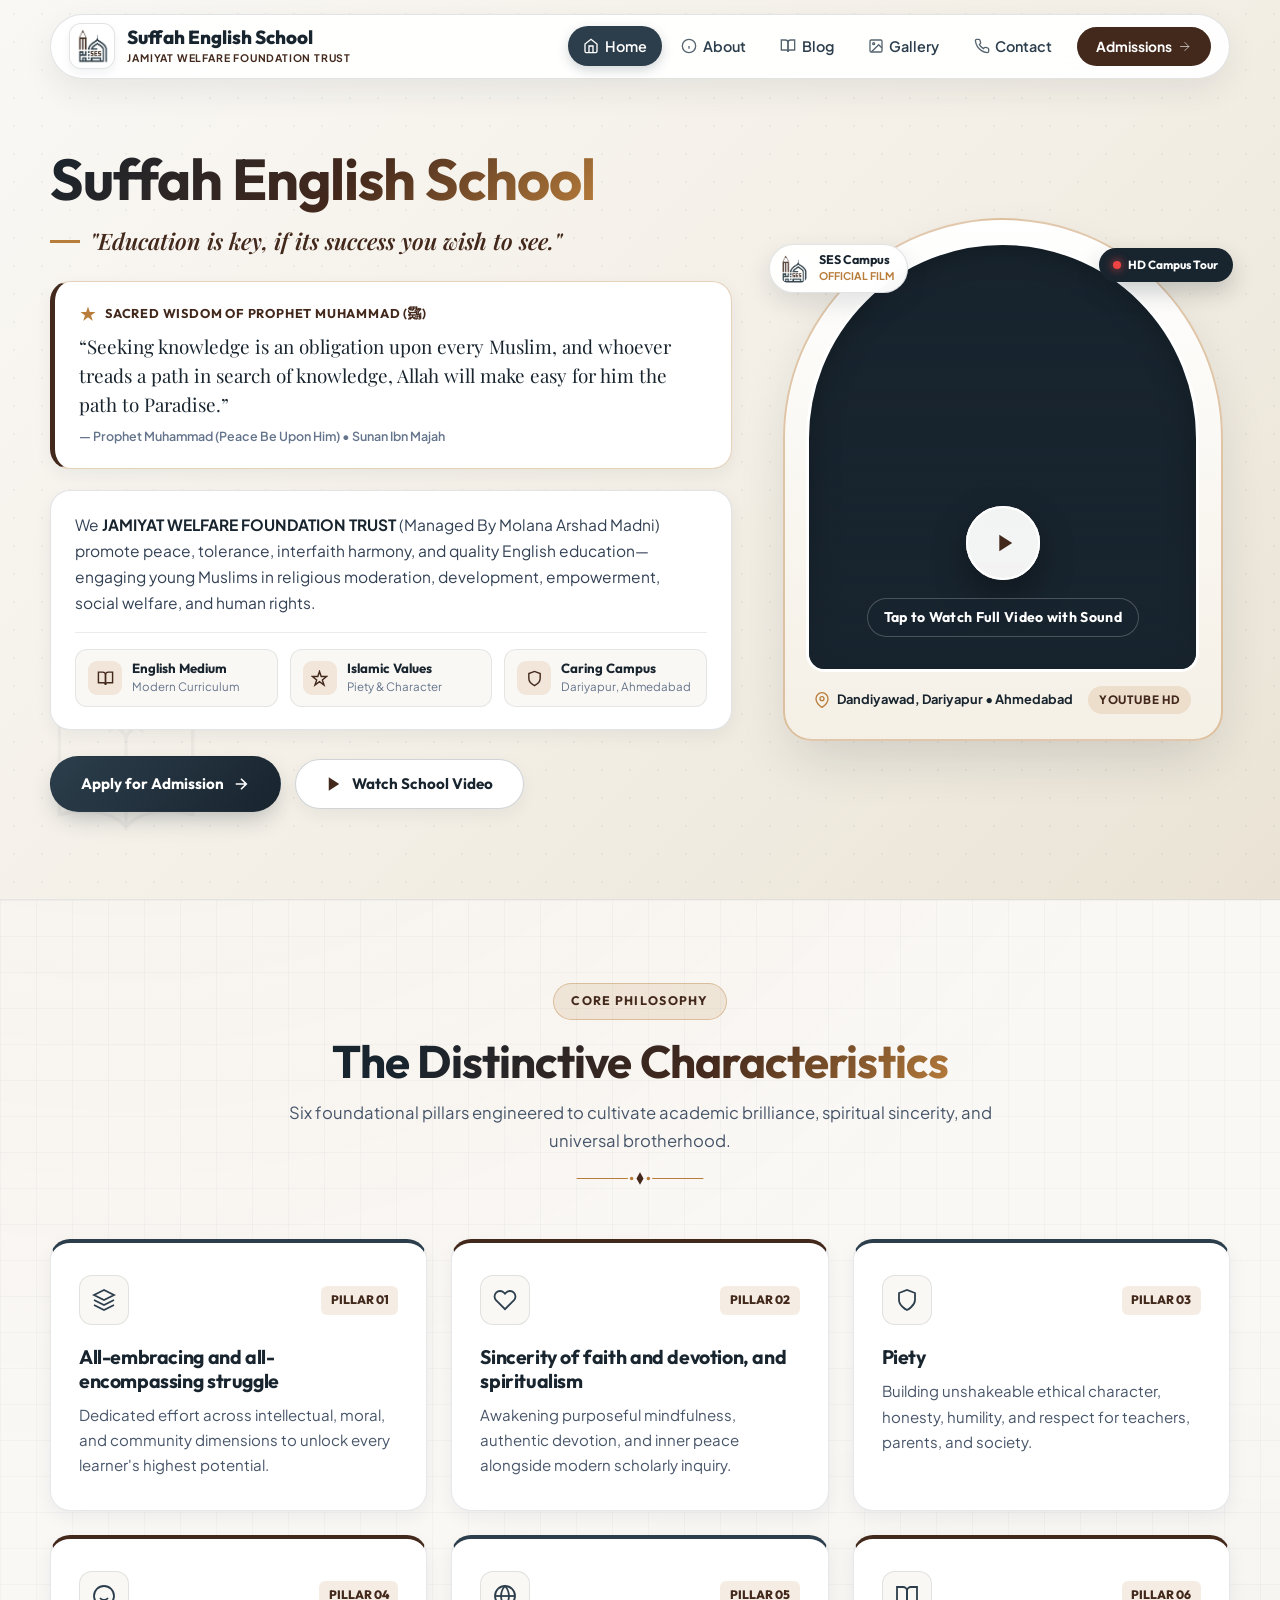
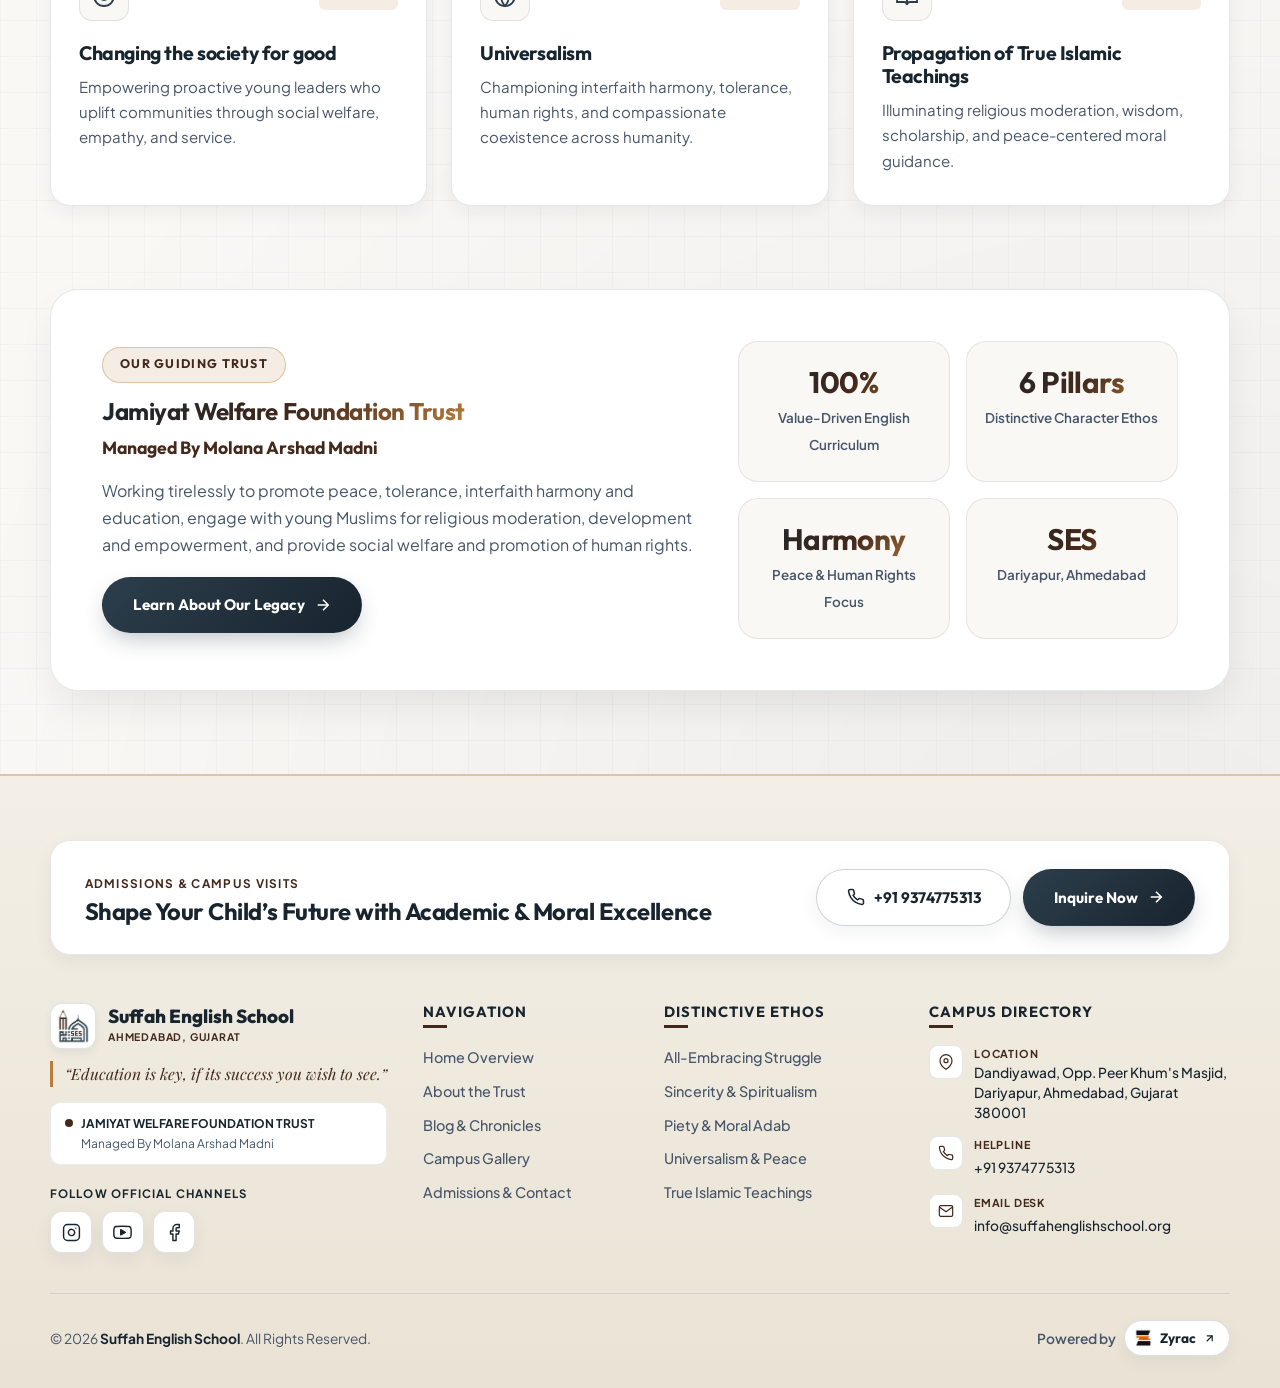
<file: index.html>
<!DOCTYPE html>
<html lang="en">
<head>
  <!-- Character Set & Viewport -->
  <meta charset="UTF-8" />
  <meta name="viewport" content="width=device-width, initial-scale=1.0" />
  
  <!-- Primary Meta Tags (Google Search) -->
  <title>Suffah English School | Top English Medium School in Ahmedabad</title>
  <meta name="title" content="Suffah English School | Top English Medium School in Ahmedabad" />
  <meta name="description" content="Suffah English School in Dariyapur, Ahmedabad. Managed by Jamiyat Welfare Foundation Trust, we provide modern English education alongside strong moral and Islamic values. Education is key!" />
  <meta name="keywords" content="Suffah English School, English School in Ahmedabad, Dariyapur School, Jamiyat Welfare Foundation Trust, Islamic English School, Top English School Ahmedabad, Education, Molana Arshad Madni" />
  <meta name="author" content="Jamiyat Welfare Foundation Trust" />
  <meta name="robots" content="index, follow" />
  <meta name="language" content="English" />

  <!-- Canonical URL (Prevents Duplicate Content Penalties) -->
  <link rel="canonical" href="https://www.suffahenglishschool.org/" />

  <!-- Open Graph / Facebook / WhatsApp (How links look when shared) -->
  <meta property="og:type" content="website" />
  <meta property="og:url" content="https://www.suffahenglishschool.org/" />
  <meta property="og:title" content="Suffah English School | Education is Key" />
  <meta property="og:description" content="Empowering youth with modern education, religious moderation, and social welfare in Ahmedabad. Managed by Jamiyat Welfare Foundation Trust." />
  <meta property="og:image" content="https://www.suffahenglishschool.org/Logo.jpg" />

  <!-- Twitter -->
  <meta property="twitter:card" content="summary_large_image" />
  <meta property="twitter:url" content="https://www.suffahenglishschool.org/" />
  <meta property="twitter:title" content="Suffah English School | Education is Key" />
  <meta property="twitter:description" content="Empowering youth with modern education, religious moderation, and social welfare in Ahmedabad." />
  <meta property="twitter:image" content="https://www.suffahenglishschool.org/Logo.jpg" />

  <!-- Browser Theme & Favicon -->
  <meta name="theme-color" content="#070B10" />
  <link rel="icon" type="image/jpeg" href="Logo.jpg" />

  <!-- Main Stylesheet -->
  <link rel="stylesheet" href="style.css" />

  <!-- JSON-LD Structured Data (Tells Google EXACTLY who you are for local SEO) -->
  <script type="application/ld+json">
  {
    "@context": "https://schema.org",
    "@type": "School",
    "name": "Suffah English School",
    "alternateName": "SES Ahmedabad",
    "url": "https://www.suffahenglishschool.org/",
    "logo": "https://www.suffahenglishschool.org/Logo.jpg",
    "slogan": "Education is key, if its success you wish to see.",
    "description": "An English medium school managed by Jamiyat Welfare Foundation Trust promoting peace, interfaith harmony, and education.",
    "foundingOrganization": {
      "@type": "NGO",
      "name": "Jamiyat Welfare Foundation Trust",
      "founder": {
        "@type": "Person",
        "name": "Molana Arshad Madni"
      }
    },
    "address": {
      "@type": "PostalAddress",
      "streetAddress": "Dandiyawad, Opp. Peer Khum's Masjid, Dariyapur",
      "addressLocality": "Ahmedabad",
      "addressRegion": "Gujarat",
      "postalCode": "380001",
      "addressCountry": "IN"
    },
    "telephone": "+91-9374775313",
    "email": "info@suffahenglishschool.org"
  }
  </script>
</head>
<body>

 <!-- ========================================================================
       ZERO-JUMP SLIDING PILL HEADER (Copy this <header> to all 5 pages)
       ======================================================================== -->
  <header class="site-header">
    <div class="container">
      <nav class="nav-island premium-glass-island">
        <a href="index.html" class="brand-logo">
          <div class="logo-frame shine-effect">
            <img src="Logo.jpg" alt="Suffah English School Logo"[cite: 1] />
          </div>
          <div class="brand-text">
            <span class="brand-name">Suffah English School</span>
            <span class="brand-tagline">Jamiyat Welfare Foundation Trust</span>
          </div>
        </a>

        <button class="hamburger premium-hamburger" aria-label="Toggle Menu" aria-expanded="false">
          <span class="bar top-bar"></span>
          <span class="bar mid-bar"></span>
          <span class="bar bot-bar"></span>
        </button>

        <ul class="nav-menu" id="mainNavMenu">
          <!-- Sliding Active Pill Backdrop (Controlled by JS) -->
          <span class="nav-sliding-pill" id="navSlidingPill"></span>

          <li>
            <a href="index.html" class="nav-link" data-page="index.html">
              <svg class="nav-icon" viewBox="0 0 24 24" fill="none" stroke="currentColor"><path d="M3 9l9-7 9 7v11a2 2 0 0 1-2 2H5a2 2 0 0 1-2-2z"/><polyline points="9 22 9 12 15 12 15 22"/></svg>
              <span>Home</span>
            </a>
          </li>
          <li>
            <a href="about.html" class="nav-link" data-page="about.html">
              <svg class="nav-icon" viewBox="0 0 24 24" fill="none" stroke="currentColor"><circle cx="12" cy="12" r="10"/><line x1="12" y1="16" x2="12" y2="12"/><line x1="12" y1="8" x2="12.01" y2="8"/></svg>
              <span>About</span>
            </a>
          </li>
          <li>
            <a href="blog.html" class="nav-link" data-page="blog.html">
              <svg class="nav-icon" viewBox="0 0 24 24" fill="none" stroke="currentColor"><path d="M2 3h6a4 4 0 0 1 4 4v14a3 3 0 0 0-3-3H2z"/><path d="M22 3h-6a4 4 0 0 0-4 4v14a3 3 0 0 1 3-3h7z"/></svg>
              <span>Blog</span>
            </a>
          </li>
          <li>
            <a href="gallery.html" class="nav-link" data-page="gallery.html">
              <svg class="nav-icon" viewBox="0 0 24 24" fill="none" stroke="currentColor"><rect x="3" y="3" width="18" height="18" rx="2" ry="2"/><circle cx="8.5" cy="8.5" r="1.5"/><polyline points="21 15 16 10 5 21"/></svg>
              <span>Gallery</span>
            </a>
          </li>
          <li>
            <a href="contact.html" class="nav-link" data-page="contact.html">
              <svg class="nav-icon" viewBox="0 0 24 24" fill="none" stroke="currentColor"><path d="M22 16.92v3a2 2 0 0 1-2.18 2 19.79 19.79 0 0 1-8.63-3.07 19.5 19.5 0 0 1-6-6 19.79 19.79 0 0 1-3.07-8.67A2 2 0 0 1 4.11 2h3a2 2 0 0 1 2 1.72 12.84 12.84 0 0 0 .7 2.81 2 2 0 0 1-.45 2.11L8.09 9.91a16 16 0 0 0 6 6l1.27-1.27a2 2 0 0 1 2.11-.45 12.84 12.84 0 0 0 2.81.7A2 2 0 0 1 22 16.92z"/></svg>
              <span>Contact</span>
            </a>
          </li>
          <li>
            <a href="contact.html" class="nav-cta pulse-cta">
              <span>Admissions</span>
              <svg viewBox="0 0 24 24" fill="none" stroke="currentColor"><line x1="5" y1="12" x2="19" y2="12"/><polyline points="12 5 19 12 12 19"/></svg>
            </a>
          </li>
        </ul>
      </nav>
    </div>
  </header>

  <!-- ========================================================================
       HERO SECTION WITH BESPOKE MIHRAB ARCH YOUTUBE PORTAL & CINEMA MODAL
       ======================================================================== -->
  <section class="hero-pro">
    <div class="hero-islamic-pattern"></div>

    <div class="container hero-container">
      
      <!-- LEFT COLUMN: Parent Story, Hadith & Action Buttons -->
      <div class="hero-content reveal">
       

        <h1 class="hero-title">
          <span class="text-gradient-gold">Suffah English School</span>
        </h1>
        
        <div class="hero-slogan">
          "Education is key, if its success you wish to see."
        </div>

        <!-- Prophet Muhammad (ﷺ) Hadith Showcase -->
        <div class="hadith-glass-card">
          <div class="hadith-header">
            <svg viewBox="0 0 24 24"><path d="M12 2l2.4 7.2h7.6l-6 4.8 2.4 7.2-6.4-4.8-6.4 4.8 2.4-7.2-6-4.8h7.6z"/></svg>
            <span>Sacred Wisdom of Prophet Muhammad (ﷺ)</span>
          </div>
          <blockquote class="hadith-quote">
            “Seeking knowledge is an obligation upon every Muslim, and whoever treads a path in search of knowledge, Allah will make easy for him the path to Paradise.”
          </blockquote>
          <div class="hadith-source">— Prophet Muhammad (Peace Be Upon Him) • Sunan Ibn Majah</div>
        </div>

        <!-- Parent-Friendly Mission & 3 Pillars -->
        <div class="parent-mission-card">
          <p class="mission-lead">
            We <strong>JAMIYAT WELFARE FOUNDATION TRUST</strong> (Managed By Molana Arshad Madni) promote peace, tolerance, interfaith harmony, and quality English education—engaging young Muslims in religious moderation, development, empowerment, social welfare, and human rights.
          </p>

          <div class="parent-pillars-grid">
            <div class="parent-pillar">
              <div class="pillar-icon">
                <svg viewBox="0 0 24 24" fill="none" stroke="currentColor" stroke-width="2"><path d="M2 3h6a4 4 0 0 1 4 4v14a3 3 0 0 0-3-3H2z"/><path d="M22 3h-6a4 4 0 0 0-4 4v14a3 3 0 0 1 3-3h7z"/></svg>
              </div>
              <div>
                <strong>English Medium</strong>
                <span>Modern Curriculum</span>
              </div>
            </div>

            <div class="parent-pillar">
              <div class="pillar-icon">
                <svg viewBox="0 0 24 24" fill="none" stroke="currentColor" stroke-width="2"><path d="M12 2l2.4 7.2h7.6l-6 4.8 2.4 7.2-6.4-4.8-6.4 4.8 2.4-7.2-6-4.8h7.6z"/></svg>
              </div>
              <div>
                <strong>Islamic Values</strong>
                <span>Piety &amp; Character</span>
              </div>
            </div>

            <div class="parent-pillar">
              <div class="pillar-icon">
                <svg viewBox="0 0 24 24" fill="none" stroke="currentColor" stroke-width="2"><path d="M12 22s8-4 8-10V5l-8-3-8 3v7c0 6 8 10 8 10z"/></svg>
              </div>
              <div>
                <strong>Caring Campus</strong>
                <span>Dariyapur, Ahmedabad</span>
              </div>
            </div>
          </div>
        </div>

        <div class="hero-actions">
          <a href="contact.html" class="btn btn-gold">
            <span>Apply for Admission</span>
            <svg viewBox="0 0 24 24" fill="none" stroke="currentColor" stroke-width="2.2"><path d="M5 12h14M12 5l7 7-7 7"/></svg>
          </a>
          <button type="button" class="btn btn-glass open-video-modal-btn" id="heroWatchBtn">
            <svg viewBox="0 0 24 24" fill="currentColor" style="color:#43281C; transform:none;"><polygon points="5 3 19 12 5 21 5 3"/></svg>
            <span>Watch School Video</span>
          </button>
        </div>
      </div>

      <!-- RIGHT COLUMN: Unique Sculpted Mihrab Arch YouTube Video Portal -->
      <div class="hero-visual-wrap reveal">
        <div class="mihrab-video-portal" id="mihrabVideoPortal">

          <!-- Floating School Emblem Crest Badge (Top Left) -->
          <div class="portal-crest-badge">
            <img src="Logo.jpg" alt="Suffah English School Logo"[cite: 1] />
            <div>
              <strong>SES Campus</strong>
              <span>Official Film</span>
            </div>
          </div>

          <!-- Floating Live Status Chip (Top Right) -->
          <div class="portal-live-chip">
            <span class="pulse-red-dot"></span>
            <span>HD Campus Tour</span>
          </div>

          <!-- The Sculpted Islamic Arch Video Window -->
          <div class="mihrab-arch-window">
            <!-- Embedded YouTube Live Silent Preview -->
            <div class="arch-video-frame">
              <iframe 
                src="https://www.youtube.com/embed/ec_1Gl5H5m4?autoplay=1&mute=1&loop=1&playlist=ec_1Gl5H5m4&controls=0&rel=0&modestbranding=1&playsinline=1&iv_load_policy=3&si=D7wruvLHnaGHt35M" 
                title="Suffah English School Campus Video Preview"
                frameborder="0" 
                allow="accelerometer; autoplay; clipboard-write; encrypted-media; gyroscope; picture-in-picture; web-share" 
                referrerpolicy="strict-origin-when-cross-origin"
                allowfullscreen>
              </iframe>
            </div>

            <!-- Interactive Glass Play Trigger Overlay -->
            <div class="arch-glass-overlay" id="archPlayTrigger" role="button" tabindex="0" aria-label="Play Full Suffah English School Video with Sound">
              <div class="sonic-play-orb">
                <span class="orb-ring ring-1"></span>
                <span class="orb-ring ring-2"></span>
                <svg viewBox="0 0 24 24" fill="currentColor"><polygon points="8 5 19 12 8 19 8 5"/></svg>
              </div>
              <span class="play-caption">Tap to Watch Full Video with Sound</span>
            </div>
          </div>

          <!-- Bottom Arch Caption Bar -->
          <div class="portal-footer-bar">
            <div class="portal-location">
              <svg viewBox="0 0 24 24" fill="none" stroke="currentColor" stroke-width="2"><path d="M21 10c0 7-9 13-9 13s-9-6-9-13a9 9 0 0 1 18 0z"/><circle cx="12" cy="10" r="3"/></svg>
              <span>Dandiyawad, Dariyapur • Ahmedabad</span>
            </div>
            <span class="portal-duration">YouTube HD</span>
          </div>

        </div>
      </div>

    </div>
  </section>

  <!-- ========================================================================
       FULL-SCREEN CINEMA VIDEO MODAL (Opens with Sound on Click)
       ======================================================================== -->
  <div class="video-cinema-modal" id="videoCinemaModal" aria-hidden="true">
    <div class="cinema-backdrop" id="cinemaBackdrop"></div>
    <div class="cinema-dialog">
      <div class="cinema-topbar">
        <div class="cinema-brand">
          <img src="Logo.jpg" alt="SES"[cite: 1] />
          <span>Suffah English School — Official Campus Showcase</span>
        </div>
        <button type="button" class="cinema-close-btn" id="cinemaCloseBtn" aria-label="Close Video">
          <span>Close</span>
          <svg viewBox="0 0 24 24" fill="none" stroke="currentColor" stroke-width="2.2"><line x1="18" y1="6" x2="6" y2="18"/><line x1="6" y1="6" x2="18" y2="18"/></svg>
        </button>
      </div>
      <div class="cinema-aspect-box" id="cinemaIframeContainer">
        <!-- High-Definition YouTube Player with Sound injected here on click -->
      </div>
    </div>
  </div>

  <!-- Bento Grid: The 6 Distinctive Characteristics -->
  <section class="section-padding">
    <div class="container">
      <div class="section-header reveal">
        <span class="pro-badge">Core Philosophy</span>
        <h2>The <span class="text-gradient-gold">Distinctive Characteristics</span></h2>
        <p>Six foundational pillars engineered to cultivate academic brilliance, spiritual sincerity, and universal brotherhood.</p>
      </div>

      <div class="bento-grid">
        <!-- Card 1 -->
        <div class="bento-card reveal">
          <div>
            <div class="bento-top">
              <div class="svg-icon-box">
                <svg viewBox="0 0 24 24"><path d="M12 2L2 7l10 5 10-5-10-5zM2 17l10 5 10-5M2 12l10 5 10-5"/></svg>
              </div>
              <span class="bento-num">PILLAR 01</span>
            </div>
            <h3>All-embracing and all-encompassing struggle</h3>
            <p>Dedicated effort across intellectual, moral, and community dimensions to unlock every learner's highest potential.</p>
          </div>
        </div>

        <!-- Card 2 -->
        <div class="bento-card reveal">
          <div>
            <div class="bento-top">
              <div class="svg-icon-box">
                <svg viewBox="0 0 24 24"><path d="M20.84 4.61a5.5 5.5 0 0 0-7.78 0L12 5.67l-1.06-1.06a5.5 5.5 0 0 0-7.78 7.78l1.06 1.06L12 21.23l7.78-7.78 1.06-1.06a5.5 5.5 0 0 0 0-7.78z"/></svg>
              </div>
              <span class="bento-num">PILLAR 02</span>
            </div>
            <h3>Sincerity of faith and devotion, and spiritualism</h3>
            <p>Awakening purposeful mindfulness, authentic devotion, and inner peace alongside modern scholarly inquiry.</p>
          </div>
        </div>

        <!-- Card 3 -->
        <div class="bento-card reveal">
          <div>
            <div class="bento-top">
              <div class="svg-icon-box">
                <svg viewBox="0 0 24 24"><path d="M12 22s8-4 8-10V5l-8-3-8 3v7c0 6 8 10 8 10z"/></svg>
              </div>
              <span class="bento-num">PILLAR 03</span>
            </div>
            <h3>Piety</h3>
            <p>Building unshakeable ethical character, honesty, humility, and respect for teachers, parents, and society.</p>
          </div>
        </div>

        <!-- Card 4 -->
        <div class="bento-card reveal">
          <div>
            <div class="bento-top">
              <div class="svg-icon-box">
                <svg viewBox="0 0 24 24"><circle cx="12" cy="12" r="10"/><path d="M8 14s1.5 2 4 2 4-2 4-2M9 9h.01M15 9h.01"/></svg>
              </div>
              <span class="bento-num">PILLAR 04</span>
            </div>
            <h3>Changing the society for good</h3>
            <p>Empowering proactive young leaders who uplift communities through social welfare, empathy, and service.</p>
          </div>
        </div>

        <!-- Card 5 -->
        <div class="bento-card reveal">
          <div>
            <div class="bento-top">
              <div class="svg-icon-box">
                <svg viewBox="0 0 24 24"><circle cx="12" cy="12" r="10"/><line x1="2" y1="12" x2="22" y2="12"/><path d="M12 2a15.3 15.3 0 0 1 4 10 15.3 15.3 0 0 1-4 10 15.3 15.3 0 0 1-4-10 15.3 15.3 0 0 1 4-10z"/></svg>
              </div>
              <span class="bento-num">PILLAR 05</span>
            </div>
            <h3>Universalism</h3>
            <p>Championing interfaith harmony, tolerance, human rights, and compassionate coexistence across humanity.</p>
          </div>
        </div>

        <!-- Card 6 -->
        <div class="bento-card reveal">
          <div>
            <div class="bento-top">
              <div class="svg-icon-box">
                <svg viewBox="0 0 24 24"><path d="M2 3h6a4 4 0 0 1 4 4v14a3 3 0 0 0-3-3H2z"/><path d="M22 3h-6a4 4 0 0 0-4 4v14a3 3 0 0 1 3-3h7z"/></svg>
              </div>
              <span class="bento-num">PILLAR 06</span>
            </div>
            <h3>Propagation of True Islamic Teachings</h3>
            <p>Illuminating religious moderation, wisdom, scholarship, and peace-centered moral guidance.</p>
          </div>
        </div>
      </div>
    </div>
  </section>

  <!-- Foundation Glass Showcase -->
  <section class="section-padding" style="padding-top: 0;">
    <div class="container">
      <div class="trust-glass-panel reveal">
        <div>
          <span class="pro-badge">Our Guiding Trust</span>
          <h2><span class="text-gradient-gold">Jamiyat Welfare Foundation Trust</span></h2>
          <div class="trust-lead">Managed By Molana Arshad Madni</div>
          <p>
            Working tirelessly to promote peace, tolerance, interfaith harmony and education, engage with young Muslims for religious moderation, development and empowerment, and provide social welfare and promotion of human rights.
          </p>
          <a href="about.html" class="btn btn-gold">
            Learn About Our Legacy
            <svg viewBox="0 0 24 24" fill="none" stroke="currentColor" stroke-width="2"><path d="M5 12h14M12 5l7 7-7 7"/></svg>
          </a>
        </div>

        <div class="stats-bento">
          <div class="stat-glass-box">
            <h4 class="text-gradient-gold">100%</h4>
            <span>Value-Driven English Curriculum</span>
          </div>
          <div class="stat-glass-box">
            <h4 class="text-gradient-gold">6 Pillars</h4>
            <span>Distinctive Character Ethos</span>
          </div>
          <div class="stat-glass-box">
            <h4 class="text-gradient-gold">Harmony</h4>
            <span>Peace & Human Rights Focus</span>
          </div>
          <div class="stat-glass-box">
            <h4 class="text-gradient-gold">SES</h4>
            <span>Dariyapur, Ahmedabad</span>
          </div>
        </div>
      </div>
    </div>
  </section>

 <!-- ========================================================================
       BESPOKE ARCHITECTURAL FOOTER (Senior Designer Edition)
       ======================================================================== -->
  <footer class="site-footer pro-footer">
    <!-- Subtle Top Gold Specular Line & Ambient Glow -->
    <div class="footer-top-glow"></div>

    <div class="container">
      
      <!-- Top Pre-Footer: Parent Admissions Callout Banner -->
      <div class="footer-cta-strip reveal">
        <div class="footer-cta-text">
          <span class="footer-cta-eyebrow">Admissions &amp; Campus Visits</span>
          <h3>Shape Your Child’s Future with Academic &amp; Moral Excellence</h3>
        </div>
        <div class="footer-cta-actions">
          <a href="tel:9374775313" class="btn btn-glass">
            <svg viewBox="0 0 24 24" fill="none" stroke="currentColor" stroke-width="2" style="transform:none;"><path d="M22 16.92v3a2 2 0 0 1-2.18 2 19.79 19.79 0 0 1-8.63-3.07 19.5 19.5 0 0 1-6-6 19.79 19.79 0 0 1-3.07-8.67A2 2 0 0 1 4.11 2h3a2 2 0 0 1 2 1.72 12.84 12.84 0 0 0 .7 2.81 2 2 0 0 1-.45 2.11L8.09 9.91a16 16 0 0 0 6 6l1.27-1.27a2 2 0 0 1 2.11-.45 12.84 12.84 0 0 0 2.81.7A2 2 0 0 1 22 16.92z"/></svg>
            <span>+91 9374775313</span>
          </a>
          <a href="contact.html" class="btn btn-gold">
            <span>Inquire Now</span>
            <svg viewBox="0 0 24 24" fill="none" stroke="currentColor" stroke-width="2.2"><path d="M5 12h14M12 5l7 7-7 7"/></svg>
          </a>
        </div>
      </div>

      <!-- Main 4-Column Architectural Grid -->
      <div class="footer-grid">
        
        <!-- Column 1: Brand Identity, Trust & Social Handles -->
        <div class="footer-brand-col">
          <a href="index.html" class="brand-logo footer-logo-link">
            <div class="logo-frame shine-effect">
              <img src="Logo.jpg" alt="Suffah English School Logo"[cite: 1] />
            </div>
            <div class="brand-text">
              <span class="brand-name">Suffah English School</span>
              <span class="brand-tagline">Ahmedabad, Gujarat</span>
            </div>
          </a>

          <blockquote class="footer-motto">
            “Education is key, if its success you wish to see.”
          </blockquote>

          <div class="footer-trust-badge">
            <span class="trust-dot"></span>
            <div>
              <strong>JAMIYAT WELFARE FOUNDATION TRUST</strong>
              <span>Managed By Molana Arshad Madni</span>
            </div>
          </div>

          <!-- Clickable Social Media Handles (Instagram, YouTube, Facebook) -->
          <div class="footer-social-wrap">
            <span class="social-label">Follow Official Channels</span>
            <div class="social-Dock">
              <!-- Instagram -->
              <a href="https://www.instagram.com/" target="_blank" rel="noopener noreferrer" class="social-btn social-ig" aria-label="Suffah English School on Instagram">
                <svg viewBox="0 0 24 24" fill="none" stroke="currentColor" stroke-width="1.8" stroke-linecap="round" stroke-linejoin="round">
                  <rect x="2" y="2" width="20" height="20" rx="5" ry="5"></rect>
                  <path d="M16 11.37A4 4 0 1 1 12.63 8 4 4 0 0 1 16 11.37z"></path>
                  <line x1="17.5" y1="6.5" x2="17.51" y2="6.5"></line>
                </svg>
                <span class="social-tooltip">Instagram</span>
              </a>

              <!-- YouTube -->
              <a href="https://www.youtube.com/watch?v=ec_1Gl5H5m4" target="_blank" rel="noopener noreferrer" class="social-btn social-yt" aria-label="Suffah English School on YouTube">
                <svg viewBox="0 0 24 24" fill="none" stroke="currentColor" stroke-width="1.8" stroke-linecap="round" stroke-linejoin="round">
                  <path d="M22.54 6.42a2.78 2.78 0 0 0-1.94-2C18.88 4 12 4 12 4s-6.88 0-8.6.46a2.78 2.78 0 0 0-1.94 2A29 29 0 0 0 1 11.75a29 29 0 0 0 .46 5.33A2.78 2.78 0 0 0 3.4 19c1.72.46 8.6.46 8.6.46s6.88 0 8.6-.46a2.78 2.78 0 0 0 1.94-2 29 29 0 0 0 .46-5.25 29 29 0 0 0-.46-5.33z"></path>
                  <polygon points="9.75 15.02 15.5 11.75 9.75 8.48 9.75 15.02" fill="currentColor"></polygon>
                </svg>
                <span class="social-tooltip">YouTube</span>
              </a>

              <!-- Facebook -->
              <a href="https://www.facebook.com/" target="_blank" rel="noopener noreferrer" class="social-btn social-fb" aria-label="Suffah English School on Facebook">
                <svg viewBox="0 0 24 24" fill="none" stroke="currentColor" stroke-width="1.8" stroke-linecap="round" stroke-linejoin="round">
                  <path d="M18 2h-3a5 5 0 0 0-5 5v3H7v4h3v8h4v-8h3l1-4h-4V7a1 1 0 0 1 1-1h3z"></path>
                </svg>
                <span class="social-tooltip">Facebook</span>
              </a>
            </div>
          </div>
        </div>

        <!-- Column 2: Quick Navigation -->
        <div class="footer-col">
          <h4 class="footer-heading">Navigation</h4>
          <ul class="footer-links">
            <li><a href="index.html">Home Overview</a></li>
            <li><a href="about.html">About the Trust</a></li>
            <li><a href="blog.html">Blog &amp; Chronicles</a></li>
            <li><a href="gallery.html">Campus Gallery</a></li>
            <li><a href="contact.html">Admissions &amp; Contact</a></li>
          </ul>
        </div>

        <!-- Column 3: Core Ethos -->
        <div class="footer-col">
          <h4 class="footer-heading">Distinctive Ethos</h4>
          <ul class="footer-links">
            <li><a href="about.html">All-Embracing Struggle</a></li>
            <li><a href="about.html">Sincerity &amp; Spiritualism</a></li>
            <li><a href="about.html">Piety &amp; Moral Adab</a></li>
            <li><a href="about.html">Universalism &amp; Peace</a></li>
            <li><a href="about.html">True Islamic Teachings</a></li>
          </ul>
        </div>

        <!-- Column 4: Official Contact Cards -->
        <div class="footer-col">
          <h4 class="footer-heading">Campus Directory</h4>
          <ul class="footer-contact-cards">
            <li>
              <div class="fc-icon">
                <svg viewBox="0 0 24 24" fill="none" stroke="currentColor" stroke-width="1.8"><path d="M21 10c0 7-9 13-9 13s-9-6-9-13a9 9 0 0 1 18 0z"/><circle cx="12" cy="10" r="3"/></svg>
              </div>
              <div>
                <span class="fc-label">Location</span>
                <p>Dandiyawad, Opp. Peer Khum's Masjid, Dariyapur, Ahmedabad, Gujarat 380001</p>
              </div>
            </li>

            <li>
              <div class="fc-icon">
                <svg viewBox="0 0 24 24" fill="none" stroke="currentColor" stroke-width="1.8"><path d="M22 16.92v3a2 2 0 0 1-2.18 2 19.79 19.79 0 0 1-8.63-3.07 19.5 19.5 0 0 1-6-6 19.79 19.79 0 0 1-3.07-8.67A2 2 0 0 1 4.11 2h3a2 2 0 0 1 2 1.72 12.84 12.84 0 0 0 .7 2.81 2 2 0 0 1-.45 2.11L8.09 9.91a16 16 0 0 0 6 6l1.27-1.27a2 2 0 0 1 2.11-.45 12.84 12.84 0 0 0 2.81.7A2 2 0 0 1 22 16.92z"/></svg>
              </div>
              <div>
                <span class="fc-label">Helpline</span>
                <a href="tel:9374775313">+91 9374775313</a>
              </div>
            </li>

            <li>
              <div class="fc-icon">
                <svg viewBox="0 0 24 24" fill="none" stroke="currentColor" stroke-width="1.8"><path d="M4 4h16c1.1 0 2 .9 2 2v12c0 1.1-.9 2-2 2H4c-1.1 0-2-.9-2-2V6c0-1.1.9-2 2-2z"/><polyline points="22,6 12,13 2,6"/></svg>
              </div>
              <div>
                <span class="fc-label">Email Desk</span>
                <a href="mailto:info@suffahenglishschool.org">info@suffahenglishschool.org</a>
              </div>
            </li>
          </ul>
        </div>

      </div>

      <!-- Bottom Legal & Zyrac Studio Signature Bar -->
      <div class="footer-bottom">
        <div class="footer-copyright">
          <span>&copy; 2026 <strong>Suffah English School</strong>. All Rights Reserved.</span>
        </div>

        <div class="footer-powered">
          <span class="powered-text">Powered by</span>
          <a href="https://zyrac.in" target="_blank" rel="noopener noreferrer" class="zyrac-brand-pill" aria-label="Visit Zyrac Official Website">
            <img src="zyrac.png" alt="Zyrac Logo"[cite: 2] />
            <span>Zyrac</span>
            <svg class="zyrac-arrow" viewBox="0 0 24 24" fill="none" stroke="currentColor" stroke-width="2.2"><line x1="7" y1="17" x2="17" y2="7"/><polyline points="7 7 17 7 17 17"/></svg>
          </a>
        </div>
      </div>

    </div>
  </footer>

  <script src="script.js"></script>
</body>
</html>
</file>
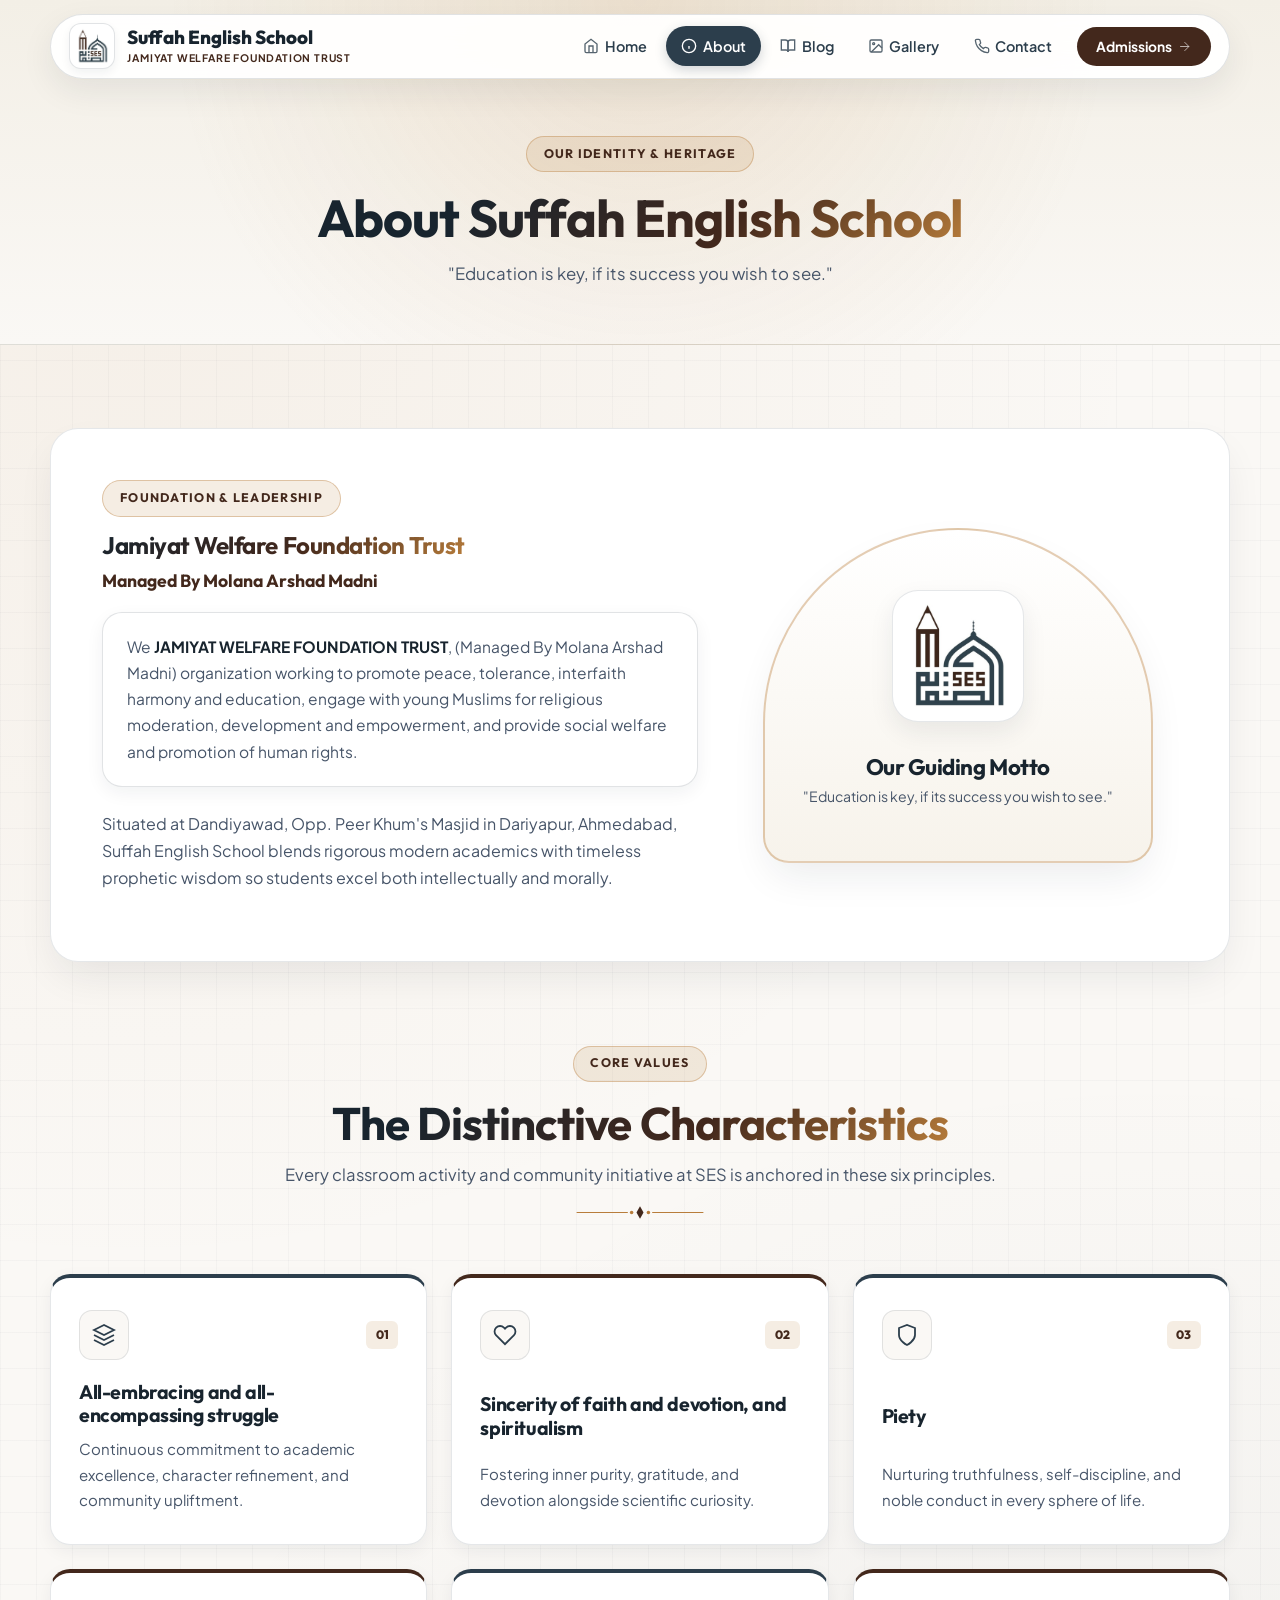
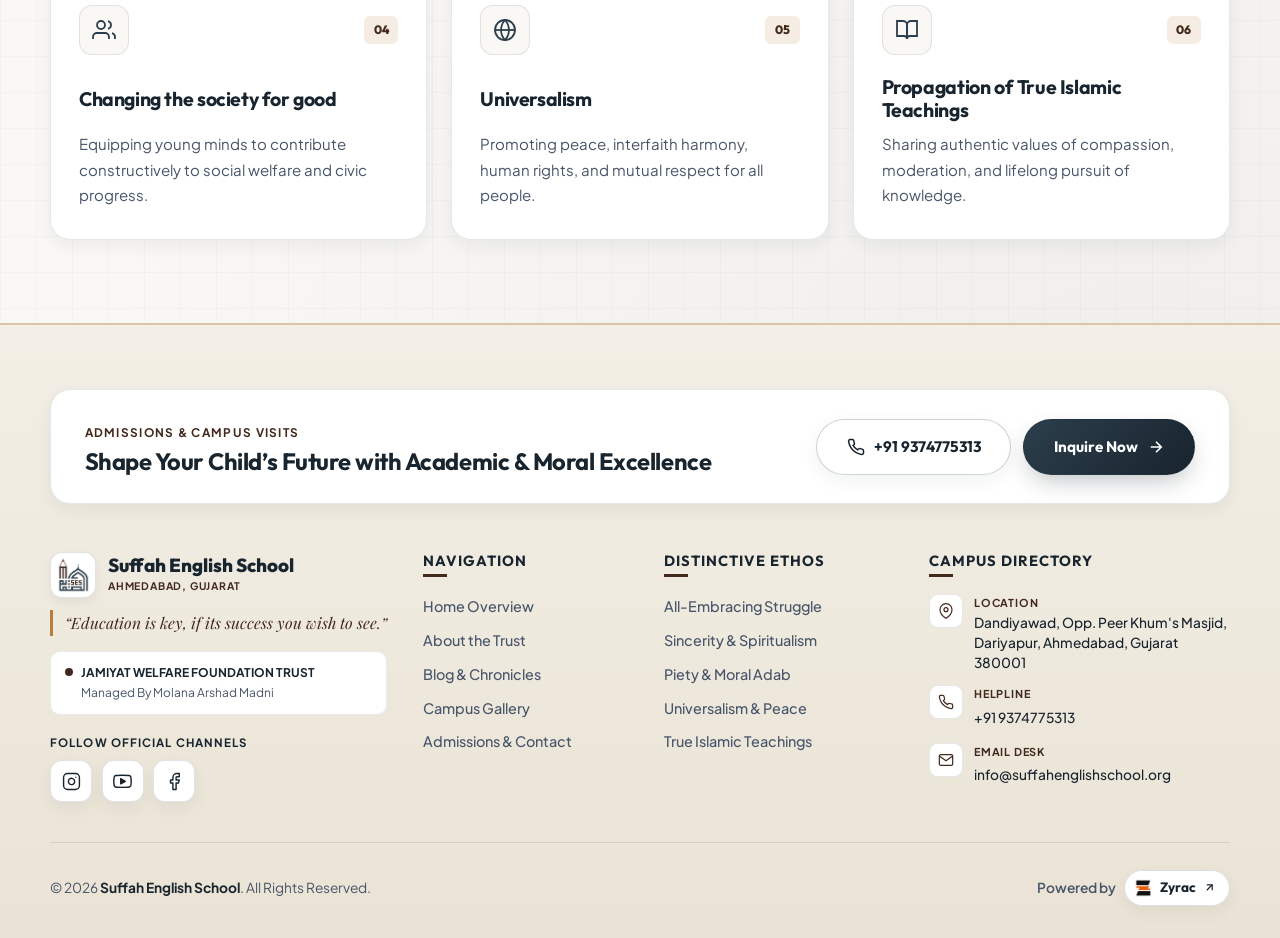
<file: about.html>
<!DOCTYPE html>
<html lang="en">
<head>
  <!-- Character Set & Viewport -->
  <meta charset="UTF-8" />
  <meta name="viewport" content="width=device-width, initial-scale=1.0" />
  
  <!-- Primary Meta Tags (Google Search) -->
  <title>About Us | Suffah English School Ahmedabad</title>
  <meta name="title" content="About Us | Suffah English School Ahmedabad" />
  <meta name="description" content="Learn about Suffah English School's mission, our 6 distinctive characteristics, and the Jamiyat Welfare Foundation Trust in Dariyapur, Ahmedabad." />
  <meta name="keywords" content="About Suffah English School, Jamiyat Welfare Foundation Trust, English School Ahmedabad, Moral Education, Molana Arshad Madni" />
  <meta name="author" content="Jamiyat Welfare Foundation Trust" />
  <meta name="robots" content="index, follow" />
  <meta name="language" content="English" />

  <!-- Canonical URL -->
  <link rel="canonical" href="https://www.suffahenglishschool.org/about.html" />

  <!-- Open Graph / Facebook / WhatsApp -->
  <meta property="og:type" content="website" />
  <meta property="og:url" content="https://www.suffahenglishschool.org/about.html" />
  <meta property="og:title" content="About Us | Suffah English School" />
  <meta property="og:description" content="Learn about Suffah English School's mission, our 6 distinctive characteristics, and the Jamiyat Welfare Foundation Trust." />
  <meta property="og:image" content="https://www.suffahenglishschool.org/Logo.jpg" />

  <!-- Browser Theme & Favicon -->
  <meta name="theme-color" content="#070B10" />
  <link rel="icon" type="image/jpeg" href="Logo.jpg" />

  <!-- Main Stylesheet -->
  <link rel="stylesheet" href="style.css" />
</head>
<body>

 <!-- ========================================================================
       ZERO-JUMP SLIDING PILL HEADER (Copy this <header> to all 5 pages)
       ======================================================================== -->
  <header class="site-header">
    <div class="container">
      <nav class="nav-island premium-glass-island">
        <a href="index.html" class="brand-logo">
          <div class="logo-frame shine-effect">
            <img src="Logo.jpg" alt="Suffah English School Logo"[cite: 1] />
          </div>
          <div class="brand-text">
            <span class="brand-name">Suffah English School</span>
            <span class="brand-tagline">Jamiyat Welfare Foundation Trust</span>
          </div>
        </a>

        <button class="hamburger premium-hamburger" aria-label="Toggle Menu" aria-expanded="false">
          <span class="bar top-bar"></span>
          <span class="bar mid-bar"></span>
          <span class="bar bot-bar"></span>
        </button>

        <ul class="nav-menu" id="mainNavMenu">
          <!-- Sliding Active Pill Backdrop (Controlled by JS) -->
          <span class="nav-sliding-pill" id="navSlidingPill"></span>

          <li>
            <a href="index.html" class="nav-link" data-page="index.html">
              <svg class="nav-icon" viewBox="0 0 24 24" fill="none" stroke="currentColor"><path d="M3 9l9-7 9 7v11a2 2 0 0 1-2 2H5a2 2 0 0 1-2-2z"/><polyline points="9 22 9 12 15 12 15 22"/></svg>
              <span>Home</span>
            </a>
          </li>
          <li>
            <a href="about.html" class="nav-link" data-page="about.html">
              <svg class="nav-icon" viewBox="0 0 24 24" fill="none" stroke="currentColor"><circle cx="12" cy="12" r="10"/><line x1="12" y1="16" x2="12" y2="12"/><line x1="12" y1="8" x2="12.01" y2="8"/></svg>
              <span>About</span>
            </a>
          </li>
          <li>
            <a href="blog.html" class="nav-link" data-page="blog.html">
              <svg class="nav-icon" viewBox="0 0 24 24" fill="none" stroke="currentColor"><path d="M2 3h6a4 4 0 0 1 4 4v14a3 3 0 0 0-3-3H2z"/><path d="M22 3h-6a4 4 0 0 0-4 4v14a3 3 0 0 1 3-3h7z"/></svg>
              <span>Blog</span>
            </a>
          </li>
          <li>
            <a href="gallery.html" class="nav-link" data-page="gallery.html">
              <svg class="nav-icon" viewBox="0 0 24 24" fill="none" stroke="currentColor"><rect x="3" y="3" width="18" height="18" rx="2" ry="2"/><circle cx="8.5" cy="8.5" r="1.5"/><polyline points="21 15 16 10 5 21"/></svg>
              <span>Gallery</span>
            </a>
          </li>
          <li>
            <a href="contact.html" class="nav-link" data-page="contact.html">
              <svg class="nav-icon" viewBox="0 0 24 24" fill="none" stroke="currentColor"><path d="M22 16.92v3a2 2 0 0 1-2.18 2 19.79 19.79 0 0 1-8.63-3.07 19.5 19.5 0 0 1-6-6 19.79 19.79 0 0 1-3.07-8.67A2 2 0 0 1 4.11 2h3a2 2 0 0 1 2 1.72 12.84 12.84 0 0 0 .7 2.81 2 2 0 0 1-.45 2.11L8.09 9.91a16 16 0 0 0 6 6l1.27-1.27a2 2 0 0 1 2.11-.45 12.84 12.84 0 0 0 2.81.7A2 2 0 0 1 22 16.92z"/></svg>
              <span>Contact</span>
            </a>
          </li>
          <li>
            <a href="contact.html" class="nav-cta pulse-cta">
              <span>Admissions</span>
              <svg viewBox="0 0 24 24" fill="none" stroke="currentColor"><line x1="5" y1="12" x2="19" y2="12"/><polyline points="12 5 19 12 12 19"/></svg>
            </a>
          </li>
        </ul>
      </nav>
    </div>
  </header>

  <!-- Page Hero -->
  <section class="page-hero">
    <div class="container reveal">
      <span class="pro-badge">Our Identity & Heritage</span>
      <h1>About <span class="text-gradient-gold">Suffah English School</span></h1>
      <p>"Education is key, if its success you wish to see."</p>
    </div>
  </section>

  <!-- Trust Story & 3D Emblem -->
  <section class="section-padding">
    <div class="container">
      <div class="trust-glass-panel reveal">
        <div>
          <span class="pro-badge">Foundation & Leadership</span>
          <h2><span class="text-gradient-gold">Jamiyat Welfare Foundation Trust</span></h2>
          <div class="trust-lead">Managed By Molana Arshad Madni</div>
          <div class="hero-description" style="margin-bottom: 1.5rem; background: rgba(7, 11, 16, 0.62); padding: 1.35rem; border-radius: var(--radius-sm); border: 1px solid rgba(255,255,255,0.12);">
            <p>
              We <strong>JAMIYAT WELFARE FOUNDATION TRUST</strong>, (Managed By Molana Arshad Madni) organization working to promote peace, tolerance, interfaith harmony and education, engage with young Muslims for religious moderation, development and empowerment, and provide social welfare and promotion of human rights.
            </p>
          </div>
          <p style="color: var(--text-secondary);">
            Situated at Dandiyawad, Opp. Peer Khum's Masjid in Dariyapur, Ahmedabad, Suffah English School blends rigorous modern academics with timeless prophetic wisdom so students excel both intellectually and morally.
          </p>
        </div>

        <div class="hero-visual-wrap">
          <div class="pro-3d-card">
            <div class="emblem-halo">
              <div class="emblem-logo-box">
                <img src="Logo.jpg" alt="Suffah English School Logo" />
              </div>
            </div>
            <h3>Our Guiding Motto</h3>
            <p>"Education is key, if its success you wish to see."</p>
          </div>
        </div>
      </div>
    </div>
  </section>

  <!-- The 6 Distinctive Characteristics -->
  <section class="section-padding" style="padding-top: 0;">
    <div class="container">
      <div class="section-header reveal">
        <span class="pro-badge">Core Values</span>
        <h2>The <span class="text-gradient-gold">Distinctive Characteristics</span></h2>
        <p>Every classroom activity and community initiative at SES is anchored in these six principles.</p>
      </div>

      <div class="bento-grid">
        <div class="bento-card reveal">
          <div class="bento-top">
            <div class="svg-icon-box">
              <svg viewBox="0 0 24 24"><path d="M12 2L2 7l10 5 10-5-10-5zM2 17l10 5 10-5M2 12l10 5 10-5"/></svg>
            </div>
            <span class="bento-num">01</span>
          </div>
          <h3>All-embracing and all-encompassing struggle</h3>
          <p>Continuous commitment to academic excellence, character refinement, and community upliftment.</p>
        </div>

        <div class="bento-card reveal">
          <div class="bento-top">
            <div class="svg-icon-box">
              <svg viewBox="0 0 24 24"><path d="M20.84 4.61a5.5 5.5 0 0 0-7.78 0L12 5.67l-1.06-1.06a5.5 5.5 0 0 0-7.78 7.78l1.06 1.06L12 21.23l7.78-7.78 1.06-1.06a5.5 5.5 0 0 0 0-7.78z"/></svg>
            </div>
            <span class="bento-num">02</span>
          </div>
          <h3>Sincerity of faith and devotion, and spiritualism</h3>
          <p>Fostering inner purity, gratitude, and devotion alongside scientific curiosity.</p>
        </div>

        <div class="bento-card reveal">
          <div class="bento-top">
            <div class="svg-icon-box">
              <svg viewBox="0 0 24 24"><path d="M12 22s8-4 8-10V5l-8-3-8 3v7c0 6 8 10 8 10z"/></svg>
            </div>
            <span class="bento-num">03</span>
          </div>
          <h3>Piety</h3>
          <p>Nurturing truthfulness, self-discipline, and noble conduct in every sphere of life.</p>
        </div>

        <div class="bento-card reveal">
          <div class="bento-top">
            <div class="svg-icon-box">
              <svg viewBox="0 0 24 24"><path d="M17 21v-2a4 4 0 0 0-4-4H5a4 4 0 0 0-4 4v2"/><circle cx="9" cy="7" r="4"/><path d="M23 21v-2a4 4 0 0 0-3-3.87"/><path d="M16 3.13a4 4 0 0 1 0 7.75"/></svg>
            </div>
            <span class="bento-num">04</span>
          </div>
          <h3>Changing the society for good</h3>
          <p>Equipping young minds to contribute constructively to social welfare and civic progress.</p>
        </div>

        <div class="bento-card reveal">
          <div class="bento-top">
            <div class="svg-icon-box">
              <svg viewBox="0 0 24 24"><circle cx="12" cy="12" r="10"/><line x1="2" y1="12" x2="22" y2="12"/><path d="M12 2a15.3 15.3 0 0 1 4 10 15.3 15.3 0 0 1-4 10 15.3 15.3 0 0 1-4-10 15.3 15.3 0 0 1 4-10z"/></svg>
            </div>
            <span class="bento-num">05</span>
          </div>
          <h3>Universalism</h3>
          <p>Promoting peace, interfaith harmony, human rights, and mutual respect for all people.</p>
        </div>

        <div class="bento-card reveal">
          <div class="bento-top">
            <div class="svg-icon-box">
              <svg viewBox="0 0 24 24"><path d="M2 3h6a4 4 0 0 1 4 4v14a3 3 0 0 0-3-3H2z"/><path d="M22 3h-6a4 4 0 0 0-4 4v14a3 3 0 0 1 3-3h7z"/></svg>
            </div>
            <span class="bento-num">06</span>
          </div>
          <h3>Propagation of True Islamic Teachings</h3>
          <p>Sharing authentic values of compassion, moderation, and lifelong pursuit of knowledge.</p>
        </div>
      </div>
    </div>
  </section>

  <!-- ========================================================================
       BESPOKE ARCHITECTURAL FOOTER (Senior Designer Edition)
       ======================================================================== -->
  <footer class="site-footer pro-footer">
    <!-- Subtle Top Gold Specular Line & Ambient Glow -->
    <div class="footer-top-glow"></div>

    <div class="container">
      
      <!-- Top Pre-Footer: Parent Admissions Callout Banner -->
      <div class="footer-cta-strip reveal">
        <div class="footer-cta-text">
          <span class="footer-cta-eyebrow">Admissions &amp; Campus Visits</span>
          <h3>Shape Your Child’s Future with Academic &amp; Moral Excellence</h3>
        </div>
        <div class="footer-cta-actions">
          <a href="tel:9374775313" class="btn btn-glass">
            <svg viewBox="0 0 24 24" fill="none" stroke="currentColor" stroke-width="2" style="transform:none;"><path d="M22 16.92v3a2 2 0 0 1-2.18 2 19.79 19.79 0 0 1-8.63-3.07 19.5 19.5 0 0 1-6-6 19.79 19.79 0 0 1-3.07-8.67A2 2 0 0 1 4.11 2h3a2 2 0 0 1 2 1.72 12.84 12.84 0 0 0 .7 2.81 2 2 0 0 1-.45 2.11L8.09 9.91a16 16 0 0 0 6 6l1.27-1.27a2 2 0 0 1 2.11-.45 12.84 12.84 0 0 0 2.81.7A2 2 0 0 1 22 16.92z"/></svg>
            <span>+91 9374775313</span>
          </a>
          <a href="contact.html" class="btn btn-gold">
            <span>Inquire Now</span>
            <svg viewBox="0 0 24 24" fill="none" stroke="currentColor" stroke-width="2.2"><path d="M5 12h14M12 5l7 7-7 7"/></svg>
          </a>
        </div>
      </div>

      <!-- Main 4-Column Architectural Grid -->
      <div class="footer-grid">
        
        <!-- Column 1: Brand Identity, Trust & Social Handles -->
        <div class="footer-brand-col">
          <a href="index.html" class="brand-logo footer-logo-link">
            <div class="logo-frame shine-effect">
              <img src="Logo.jpg" alt="Suffah English School Logo"[cite: 1] />
            </div>
            <div class="brand-text">
              <span class="brand-name">Suffah English School</span>
              <span class="brand-tagline">Ahmedabad, Gujarat</span>
            </div>
          </a>

          <blockquote class="footer-motto">
            “Education is key, if its success you wish to see.”
          </blockquote>

          <div class="footer-trust-badge">
            <span class="trust-dot"></span>
            <div>
              <strong>JAMIYAT WELFARE FOUNDATION TRUST</strong>
              <span>Managed By Molana Arshad Madni</span>
            </div>
          </div>

          <!-- Clickable Social Media Handles (Instagram, YouTube, Facebook) -->
          <div class="footer-social-wrap">
            <span class="social-label">Follow Official Channels</span>
            <div class="social-Dock">
              <!-- Instagram -->
              <a href="https://www.instagram.com/" target="_blank" rel="noopener noreferrer" class="social-btn social-ig" aria-label="Suffah English School on Instagram">
                <svg viewBox="0 0 24 24" fill="none" stroke="currentColor" stroke-width="1.8" stroke-linecap="round" stroke-linejoin="round">
                  <rect x="2" y="2" width="20" height="20" rx="5" ry="5"></rect>
                  <path d="M16 11.37A4 4 0 1 1 12.63 8 4 4 0 0 1 16 11.37z"></path>
                  <line x1="17.5" y1="6.5" x2="17.51" y2="6.5"></line>
                </svg>
                <span class="social-tooltip">Instagram</span>
              </a>

              <!-- YouTube -->
              <a href="https://www.youtube.com/watch?v=ec_1Gl5H5m4" target="_blank" rel="noopener noreferrer" class="social-btn social-yt" aria-label="Suffah English School on YouTube">
                <svg viewBox="0 0 24 24" fill="none" stroke="currentColor" stroke-width="1.8" stroke-linecap="round" stroke-linejoin="round">
                  <path d="M22.54 6.42a2.78 2.78 0 0 0-1.94-2C18.88 4 12 4 12 4s-6.88 0-8.6.46a2.78 2.78 0 0 0-1.94 2A29 29 0 0 0 1 11.75a29 29 0 0 0 .46 5.33A2.78 2.78 0 0 0 3.4 19c1.72.46 8.6.46 8.6.46s6.88 0 8.6-.46a2.78 2.78 0 0 0 1.94-2 29 29 0 0 0 .46-5.25 29 29 0 0 0-.46-5.33z"></path>
                  <polygon points="9.75 15.02 15.5 11.75 9.75 8.48 9.75 15.02" fill="currentColor"></polygon>
                </svg>
                <span class="social-tooltip">YouTube</span>
              </a>

              <!-- Facebook -->
              <a href="https://www.facebook.com/" target="_blank" rel="noopener noreferrer" class="social-btn social-fb" aria-label="Suffah English School on Facebook">
                <svg viewBox="0 0 24 24" fill="none" stroke="currentColor" stroke-width="1.8" stroke-linecap="round" stroke-linejoin="round">
                  <path d="M18 2h-3a5 5 0 0 0-5 5v3H7v4h3v8h4v-8h3l1-4h-4V7a1 1 0 0 1 1-1h3z"></path>
                </svg>
                <span class="social-tooltip">Facebook</span>
              </a>
            </div>
          </div>
        </div>

        <!-- Column 2: Quick Navigation -->
        <div class="footer-col">
          <h4 class="footer-heading">Navigation</h4>
          <ul class="footer-links">
            <li><a href="index.html">Home Overview</a></li>
            <li><a href="about.html">About the Trust</a></li>
            <li><a href="blog.html">Blog &amp; Chronicles</a></li>
            <li><a href="gallery.html">Campus Gallery</a></li>
            <li><a href="contact.html">Admissions &amp; Contact</a></li>
          </ul>
        </div>

        <!-- Column 3: Core Ethos -->
        <div class="footer-col">
          <h4 class="footer-heading">Distinctive Ethos</h4>
          <ul class="footer-links">
            <li><a href="about.html">All-Embracing Struggle</a></li>
            <li><a href="about.html">Sincerity &amp; Spiritualism</a></li>
            <li><a href="about.html">Piety &amp; Moral Adab</a></li>
            <li><a href="about.html">Universalism &amp; Peace</a></li>
            <li><a href="about.html">True Islamic Teachings</a></li>
          </ul>
        </div>

        <!-- Column 4: Official Contact Cards -->
        <div class="footer-col">
          <h4 class="footer-heading">Campus Directory</h4>
          <ul class="footer-contact-cards">
            <li>
              <div class="fc-icon">
                <svg viewBox="0 0 24 24" fill="none" stroke="currentColor" stroke-width="1.8"><path d="M21 10c0 7-9 13-9 13s-9-6-9-13a9 9 0 0 1 18 0z"/><circle cx="12" cy="10" r="3"/></svg>
              </div>
              <div>
                <span class="fc-label">Location</span>
                <p>Dandiyawad, Opp. Peer Khum's Masjid, Dariyapur, Ahmedabad, Gujarat 380001</p>
              </div>
            </li>

            <li>
              <div class="fc-icon">
                <svg viewBox="0 0 24 24" fill="none" stroke="currentColor" stroke-width="1.8"><path d="M22 16.92v3a2 2 0 0 1-2.18 2 19.79 19.79 0 0 1-8.63-3.07 19.5 19.5 0 0 1-6-6 19.79 19.79 0 0 1-3.07-8.67A2 2 0 0 1 4.11 2h3a2 2 0 0 1 2 1.72 12.84 12.84 0 0 0 .7 2.81 2 2 0 0 1-.45 2.11L8.09 9.91a16 16 0 0 0 6 6l1.27-1.27a2 2 0 0 1 2.11-.45 12.84 12.84 0 0 0 2.81.7A2 2 0 0 1 22 16.92z"/></svg>
              </div>
              <div>
                <span class="fc-label">Helpline</span>
                <a href="tel:9374775313">+91 9374775313</a>
              </div>
            </li>

            <li>
              <div class="fc-icon">
                <svg viewBox="0 0 24 24" fill="none" stroke="currentColor" stroke-width="1.8"><path d="M4 4h16c1.1 0 2 .9 2 2v12c0 1.1-.9 2-2 2H4c-1.1 0-2-.9-2-2V6c0-1.1.9-2 2-2z"/><polyline points="22,6 12,13 2,6"/></svg>
              </div>
              <div>
                <span class="fc-label">Email Desk</span>
                <a href="mailto:info@suffahenglishschool.org">info@suffahenglishschool.org</a>
              </div>
            </li>
          </ul>
        </div>

      </div>

      <!-- Bottom Legal & Zyrac Studio Signature Bar -->
      <div class="footer-bottom">
        <div class="footer-copyright">
          <span>&copy; 2026 <strong>Suffah English School</strong>. All Rights Reserved.</span>
        </div>

        <div class="footer-powered">
          <span class="powered-text">Powered by</span>
          <a href="https://zyrac.in" target="_blank" rel="noopener noreferrer" class="zyrac-brand-pill" aria-label="Visit Zyrac Official Website">
            <img src="zyrac.png" alt="Zyrac Logo"[cite: 2] />
            <span>Zyrac</span>
            <svg class="zyrac-arrow" viewBox="0 0 24 24" fill="none" stroke="currentColor" stroke-width="2.2"><line x1="7" y1="17" x2="17" y2="7"/><polyline points="7 7 17 7 17 17"/></svg>
          </a>
        </div>
      </div>

    </div>
  </footer>

  <script src="script.js"></script>
</body>
</html>
</file>
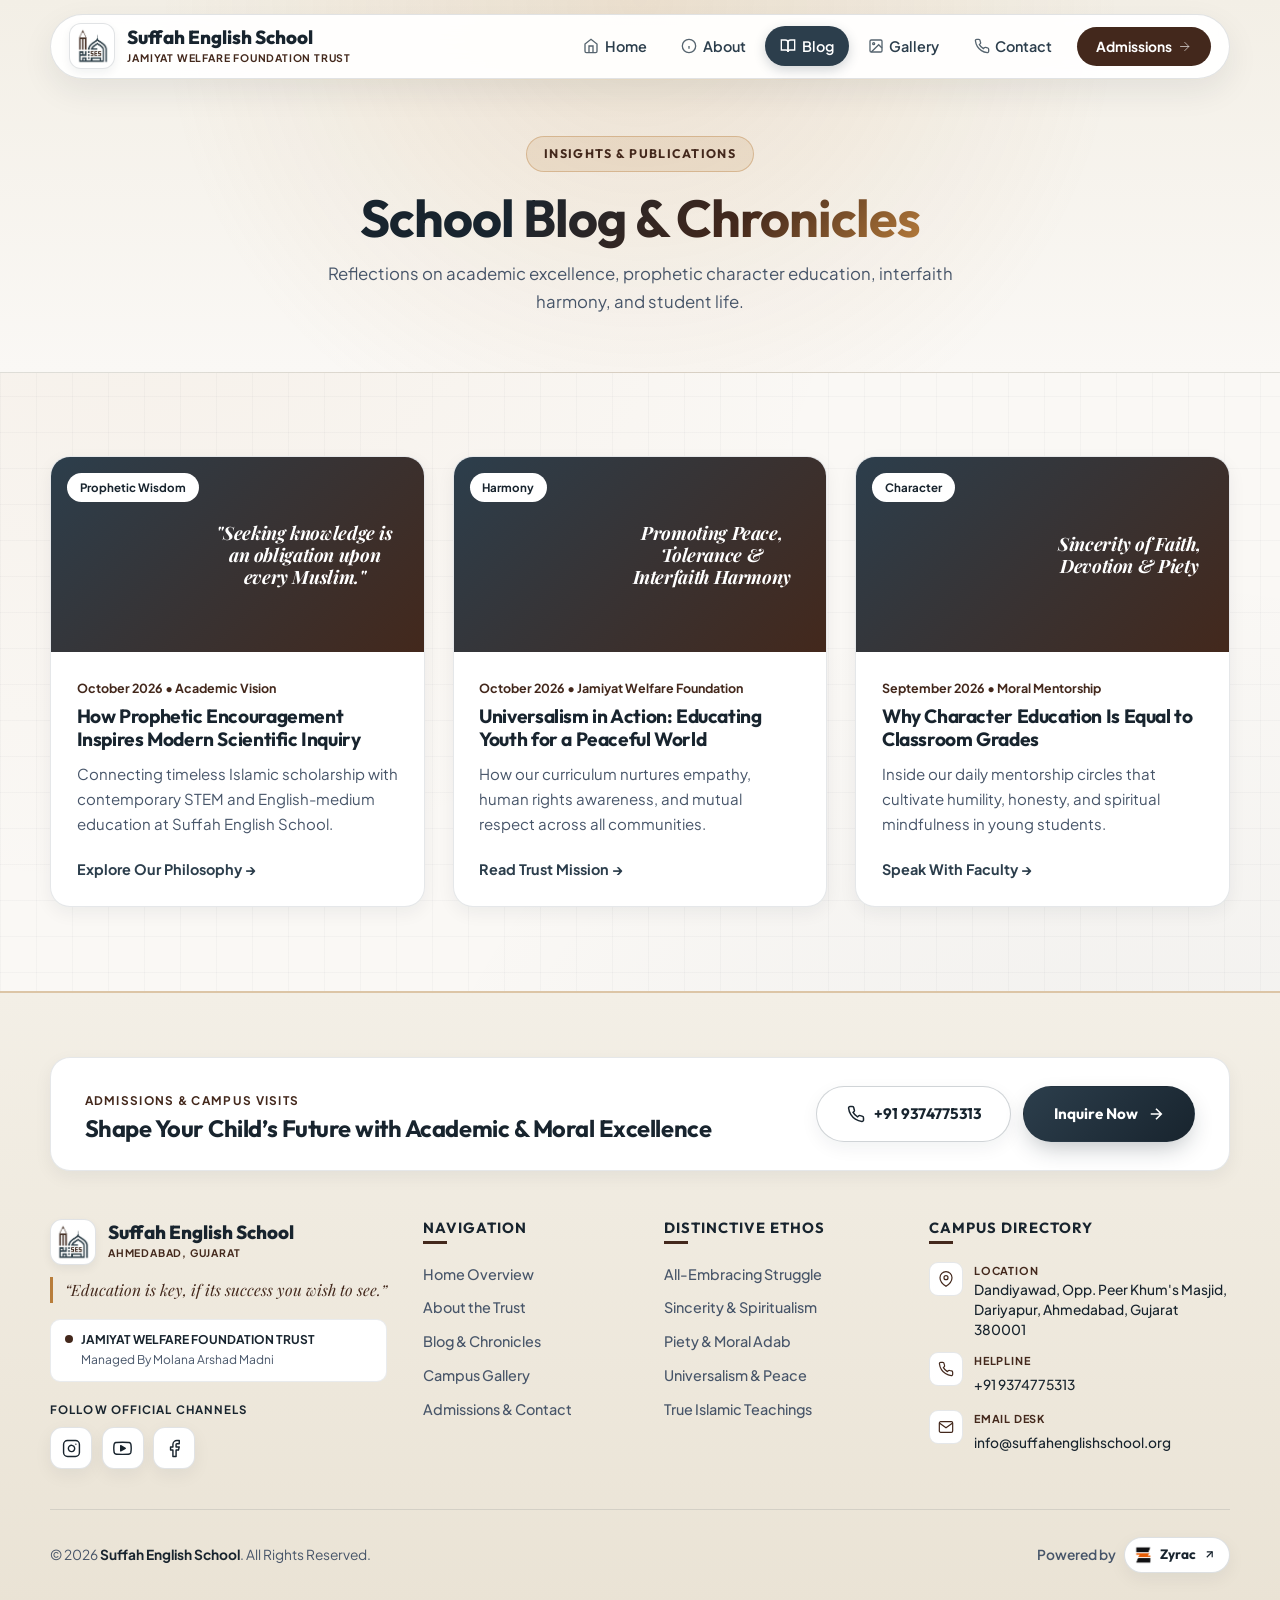
<file: blog.html>
<!DOCTYPE html>
<html lang="en">
<head>
  <meta charset="UTF-8" />
  <meta name="viewport" content="width=device-width, initial-scale=1.0" />
  <title>Blog & Chronicles | Suffah English School</title>
  <link rel="stylesheet" href="style.css" />
</head>
<body>
<!-- ========================================================================
       ZERO-JUMP SLIDING PILL HEADER (Copy this <header> to all 5 pages)
       ======================================================================== -->
  <header class="site-header">
    <div class="container">
      <nav class="nav-island premium-glass-island">
        <a href="index.html" class="brand-logo">
          <div class="logo-frame shine-effect">
            <img src="Logo.jpg" alt="Suffah English School Logo"[cite: 1] />
          </div>
          <div class="brand-text">
            <span class="brand-name">Suffah English School</span>
            <span class="brand-tagline">Jamiyat Welfare Foundation Trust</span>
          </div>
        </a>

        <button class="hamburger premium-hamburger" aria-label="Toggle Menu" aria-expanded="false">
          <span class="bar top-bar"></span>
          <span class="bar mid-bar"></span>
          <span class="bar bot-bar"></span>
        </button>

        <ul class="nav-menu" id="mainNavMenu">
          <!-- Sliding Active Pill Backdrop (Controlled by JS) -->
          <span class="nav-sliding-pill" id="navSlidingPill"></span>

          <li>
            <a href="index.html" class="nav-link" data-page="index.html">
              <svg class="nav-icon" viewBox="0 0 24 24" fill="none" stroke="currentColor"><path d="M3 9l9-7 9 7v11a2 2 0 0 1-2 2H5a2 2 0 0 1-2-2z"/><polyline points="9 22 9 12 15 12 15 22"/></svg>
              <span>Home</span>
            </a>
          </li>
          <li>
            <a href="about.html" class="nav-link" data-page="about.html">
              <svg class="nav-icon" viewBox="0 0 24 24" fill="none" stroke="currentColor"><circle cx="12" cy="12" r="10"/><line x1="12" y1="16" x2="12" y2="12"/><line x1="12" y1="8" x2="12.01" y2="8"/></svg>
              <span>About</span>
            </a>
          </li>
          <li>
            <a href="blog.html" class="nav-link" data-page="blog.html">
              <svg class="nav-icon" viewBox="0 0 24 24" fill="none" stroke="currentColor"><path d="M2 3h6a4 4 0 0 1 4 4v14a3 3 0 0 0-3-3H2z"/><path d="M22 3h-6a4 4 0 0 0-4 4v14a3 3 0 0 1 3-3h7z"/></svg>
              <span>Blog</span>
            </a>
          </li>
          <li>
            <a href="gallery.html" class="nav-link" data-page="gallery.html">
              <svg class="nav-icon" viewBox="0 0 24 24" fill="none" stroke="currentColor"><rect x="3" y="3" width="18" height="18" rx="2" ry="2"/><circle cx="8.5" cy="8.5" r="1.5"/><polyline points="21 15 16 10 5 21"/></svg>
              <span>Gallery</span>
            </a>
          </li>
          <li>
            <a href="contact.html" class="nav-link" data-page="contact.html">
              <svg class="nav-icon" viewBox="0 0 24 24" fill="none" stroke="currentColor"><path d="M22 16.92v3a2 2 0 0 1-2.18 2 19.79 19.79 0 0 1-8.63-3.07 19.5 19.5 0 0 1-6-6 19.79 19.79 0 0 1-3.07-8.67A2 2 0 0 1 4.11 2h3a2 2 0 0 1 2 1.72 12.84 12.84 0 0 0 .7 2.81 2 2 0 0 1-.45 2.11L8.09 9.91a16 16 0 0 0 6 6l1.27-1.27a2 2 0 0 1 2.11-.45 12.84 12.84 0 0 0 2.81.7A2 2 0 0 1 22 16.92z"/></svg>
              <span>Contact</span>
            </a>
          </li>
          <li>
            <a href="contact.html" class="nav-cta pulse-cta">
              <span>Admissions</span>
              <svg viewBox="0 0 24 24" fill="none" stroke="currentColor"><line x1="5" y1="12" x2="19" y2="12"/><polyline points="12 5 19 12 12 19"/></svg>
            </a>
          </li>
        </ul>
      </nav>
    </div>
  </header>
  <!-- Page Hero -->
  <section class="page-hero">
    <div class="container reveal">
      <span class="pro-badge">Insights & Publications</span>
      <h1>School <span class="text-gradient-gold">Blog & Chronicles</span></h1>
      <p>Reflections on academic excellence, prophetic character education, interfaith harmony, and student life.</p>
    </div>
  </section>

  <!-- Blog Articles Grid -->
  <section class="section-padding">
    <div class="container">
      <div class="blog-grid">
        <article class="blog-glass-card reveal">
          <div class="blog-visual">
            <span class="blog-tag">Prophetic Wisdom</span>
            <svg viewBox="0 0 100 100" fill="none"><circle cx="50" cy="50" r="40" stroke-width="2"/><rect x="22" y="22" width="56" height="56" transform="rotate(45 50 50)" stroke-width="2"/></svg>
            <h4>"Seeking knowledge is an obligation upon every Muslim."</h4>
          </div>
          <div class="blog-content">
            <span class="blog-date">October 2026 • Academic Vision</span>
            <h3>How Prophetic Encouragement Inspires Modern Scientific Inquiry</h3>
            <p>Connecting timeless Islamic scholarship with contemporary STEM and English-medium education at Suffah English School.</p>
            <a href="about.html" class="pro-link">Explore Our Philosophy &rarr;</a>
          </div>
        </article>

        <article class="blog-glass-card reveal">
          <div class="blog-visual">
            <span class="blog-tag">Harmony</span>
            <svg viewBox="0 0 100 100" fill="none"><circle cx="50" cy="50" r="42" stroke-width="2"/><circle cx="50" cy="50" r="25" stroke-width="2"/></svg>
            <h4>Promoting Peace, Tolerance & Interfaith Harmony</h4>
          </div>
          <div class="blog-content">
            <span class="blog-date">October 2026 • Jamiyat Welfare Foundation</span>
            <h3>Universalism in Action: Educating Youth for a Peaceful World</h3>
            <p>How our curriculum nurtures empathy, human rights awareness, and mutual respect across all communities.</p>
            <a href="about.html" class="pro-link">Read Trust Mission &rarr;</a>
          </div>
        </article>

        <article class="blog-glass-card reveal">
          <div class="blog-visual">
            <span class="blog-tag">Character</span>
            <svg viewBox="0 0 100 100" fill="none"><polygon points="50,8 92,50 50,92 8,50" stroke-width="2"/></svg>
            <h4>Sincerity of Faith, Devotion & Piety</h4>
          </div>
          <div class="blog-content">
            <span class="blog-date">September 2026 • Moral Mentorship</span>
            <h3>Why Character Education Is Equal to Classroom Grades</h3>
            <p>Inside our daily mentorship circles that cultivate humility, honesty, and spiritual mindfulness in young students.</p>
            <a href="contact.html" class="pro-link">Speak With Faculty &rarr;</a>
          </div>
        </article>
      </div>
    </div>
  </section>

<!-- ========================================================================
       BESPOKE ARCHITECTURAL FOOTER (Senior Designer Edition)
       ======================================================================== -->
  <footer class="site-footer pro-footer">
    <!-- Subtle Top Gold Specular Line & Ambient Glow -->
    <div class="footer-top-glow"></div>

    <div class="container">
      
      <!-- Top Pre-Footer: Parent Admissions Callout Banner -->
      <div class="footer-cta-strip reveal">
        <div class="footer-cta-text">
          <span class="footer-cta-eyebrow">Admissions &amp; Campus Visits</span>
          <h3>Shape Your Child’s Future with Academic &amp; Moral Excellence</h3>
        </div>
        <div class="footer-cta-actions">
          <a href="tel:9374775313" class="btn btn-glass">
            <svg viewBox="0 0 24 24" fill="none" stroke="currentColor" stroke-width="2" style="transform:none;"><path d="M22 16.92v3a2 2 0 0 1-2.18 2 19.79 19.79 0 0 1-8.63-3.07 19.5 19.5 0 0 1-6-6 19.79 19.79 0 0 1-3.07-8.67A2 2 0 0 1 4.11 2h3a2 2 0 0 1 2 1.72 12.84 12.84 0 0 0 .7 2.81 2 2 0 0 1-.45 2.11L8.09 9.91a16 16 0 0 0 6 6l1.27-1.27a2 2 0 0 1 2.11-.45 12.84 12.84 0 0 0 2.81.7A2 2 0 0 1 22 16.92z"/></svg>
            <span>+91 9374775313</span>
          </a>
          <a href="contact.html" class="btn btn-gold">
            <span>Inquire Now</span>
            <svg viewBox="0 0 24 24" fill="none" stroke="currentColor" stroke-width="2.2"><path d="M5 12h14M12 5l7 7-7 7"/></svg>
          </a>
        </div>
      </div>

      <!-- Main 4-Column Architectural Grid -->
      <div class="footer-grid">
        
        <!-- Column 1: Brand Identity, Trust & Social Handles -->
        <div class="footer-brand-col">
          <a href="index.html" class="brand-logo footer-logo-link">
            <div class="logo-frame shine-effect">
              <img src="Logo.jpg" alt="Suffah English School Logo"[cite: 1] />
            </div>
            <div class="brand-text">
              <span class="brand-name">Suffah English School</span>
              <span class="brand-tagline">Ahmedabad, Gujarat</span>
            </div>
          </a>

          <blockquote class="footer-motto">
            “Education is key, if its success you wish to see.”
          </blockquote>

          <div class="footer-trust-badge">
            <span class="trust-dot"></span>
            <div>
              <strong>JAMIYAT WELFARE FOUNDATION TRUST</strong>
              <span>Managed By Molana Arshad Madni</span>
            </div>
          </div>

          <!-- Clickable Social Media Handles (Instagram, YouTube, Facebook) -->
          <div class="footer-social-wrap">
            <span class="social-label">Follow Official Channels</span>
            <div class="social-Dock">
              <!-- Instagram -->
              <a href="https://www.instagram.com/" target="_blank" rel="noopener noreferrer" class="social-btn social-ig" aria-label="Suffah English School on Instagram">
                <svg viewBox="0 0 24 24" fill="none" stroke="currentColor" stroke-width="1.8" stroke-linecap="round" stroke-linejoin="round">
                  <rect x="2" y="2" width="20" height="20" rx="5" ry="5"></rect>
                  <path d="M16 11.37A4 4 0 1 1 12.63 8 4 4 0 0 1 16 11.37z"></path>
                  <line x1="17.5" y1="6.5" x2="17.51" y2="6.5"></line>
                </svg>
                <span class="social-tooltip">Instagram</span>
              </a>

              <!-- YouTube -->
              <a href="https://www.youtube.com/watch?v=ec_1Gl5H5m4" target="_blank" rel="noopener noreferrer" class="social-btn social-yt" aria-label="Suffah English School on YouTube">
                <svg viewBox="0 0 24 24" fill="none" stroke="currentColor" stroke-width="1.8" stroke-linecap="round" stroke-linejoin="round">
                  <path d="M22.54 6.42a2.78 2.78 0 0 0-1.94-2C18.88 4 12 4 12 4s-6.88 0-8.6.46a2.78 2.78 0 0 0-1.94 2A29 29 0 0 0 1 11.75a29 29 0 0 0 .46 5.33A2.78 2.78 0 0 0 3.4 19c1.72.46 8.6.46 8.6.46s6.88 0 8.6-.46a2.78 2.78 0 0 0 1.94-2 29 29 0 0 0 .46-5.25 29 29 0 0 0-.46-5.33z"></path>
                  <polygon points="9.75 15.02 15.5 11.75 9.75 8.48 9.75 15.02" fill="currentColor"></polygon>
                </svg>
                <span class="social-tooltip">YouTube</span>
              </a>

              <!-- Facebook -->
              <a href="https://www.facebook.com/" target="_blank" rel="noopener noreferrer" class="social-btn social-fb" aria-label="Suffah English School on Facebook">
                <svg viewBox="0 0 24 24" fill="none" stroke="currentColor" stroke-width="1.8" stroke-linecap="round" stroke-linejoin="round">
                  <path d="M18 2h-3a5 5 0 0 0-5 5v3H7v4h3v8h4v-8h3l1-4h-4V7a1 1 0 0 1 1-1h3z"></path>
                </svg>
                <span class="social-tooltip">Facebook</span>
              </a>
            </div>
          </div>
        </div>

        <!-- Column 2: Quick Navigation -->
        <div class="footer-col">
          <h4 class="footer-heading">Navigation</h4>
          <ul class="footer-links">
            <li><a href="index.html">Home Overview</a></li>
            <li><a href="about.html">About the Trust</a></li>
            <li><a href="blog.html">Blog &amp; Chronicles</a></li>
            <li><a href="gallery.html">Campus Gallery</a></li>
            <li><a href="contact.html">Admissions &amp; Contact</a></li>
          </ul>
        </div>

        <!-- Column 3: Core Ethos -->
        <div class="footer-col">
          <h4 class="footer-heading">Distinctive Ethos</h4>
          <ul class="footer-links">
            <li><a href="about.html">All-Embracing Struggle</a></li>
            <li><a href="about.html">Sincerity &amp; Spiritualism</a></li>
            <li><a href="about.html">Piety &amp; Moral Adab</a></li>
            <li><a href="about.html">Universalism &amp; Peace</a></li>
            <li><a href="about.html">True Islamic Teachings</a></li>
          </ul>
        </div>

        <!-- Column 4: Official Contact Cards -->
        <div class="footer-col">
          <h4 class="footer-heading">Campus Directory</h4>
          <ul class="footer-contact-cards">
            <li>
              <div class="fc-icon">
                <svg viewBox="0 0 24 24" fill="none" stroke="currentColor" stroke-width="1.8"><path d="M21 10c0 7-9 13-9 13s-9-6-9-13a9 9 0 0 1 18 0z"/><circle cx="12" cy="10" r="3"/></svg>
              </div>
              <div>
                <span class="fc-label">Location</span>
                <p>Dandiyawad, Opp. Peer Khum's Masjid, Dariyapur, Ahmedabad, Gujarat 380001</p>
              </div>
            </li>

            <li>
              <div class="fc-icon">
                <svg viewBox="0 0 24 24" fill="none" stroke="currentColor" stroke-width="1.8"><path d="M22 16.92v3a2 2 0 0 1-2.18 2 19.79 19.79 0 0 1-8.63-3.07 19.5 19.5 0 0 1-6-6 19.79 19.79 0 0 1-3.07-8.67A2 2 0 0 1 4.11 2h3a2 2 0 0 1 2 1.72 12.84 12.84 0 0 0 .7 2.81 2 2 0 0 1-.45 2.11L8.09 9.91a16 16 0 0 0 6 6l1.27-1.27a2 2 0 0 1 2.11-.45 12.84 12.84 0 0 0 2.81.7A2 2 0 0 1 22 16.92z"/></svg>
              </div>
              <div>
                <span class="fc-label">Helpline</span>
                <a href="tel:9374775313">+91 9374775313</a>
              </div>
            </li>

            <li>
              <div class="fc-icon">
                <svg viewBox="0 0 24 24" fill="none" stroke="currentColor" stroke-width="1.8"><path d="M4 4h16c1.1 0 2 .9 2 2v12c0 1.1-.9 2-2 2H4c-1.1 0-2-.9-2-2V6c0-1.1.9-2 2-2z"/><polyline points="22,6 12,13 2,6"/></svg>
              </div>
              <div>
                <span class="fc-label">Email Desk</span>
                <a href="mailto:info@suffahenglishschool.org">info@suffahenglishschool.org</a>
              </div>
            </li>
          </ul>
        </div>

      </div>

      <!-- Bottom Legal & Zyrac Studio Signature Bar -->
      <div class="footer-bottom">
        <div class="footer-copyright">
          <span>&copy; 2026 <strong>Suffah English School</strong>. All Rights Reserved.</span>
        </div>

        <div class="footer-powered">
          <span class="powered-text">Powered by</span>
          <a href="https://zyrac.in" target="_blank" rel="noopener noreferrer" class="zyrac-brand-pill" aria-label="Visit Zyrac Official Website">
            <img src="zyrac.png" alt="Zyrac Logo"[cite: 2] />
            <span>Zyrac</span>
            <svg class="zyrac-arrow" viewBox="0 0 24 24" fill="none" stroke="currentColor" stroke-width="2.2"><line x1="7" y1="17" x2="17" y2="7"/><polyline points="7 7 17 7 17 17"/></svg>
          </a>
        </div>
      </div>

    </div>
  </footer>

  <script src="script.js"></script>
</body>
</html>
</file>
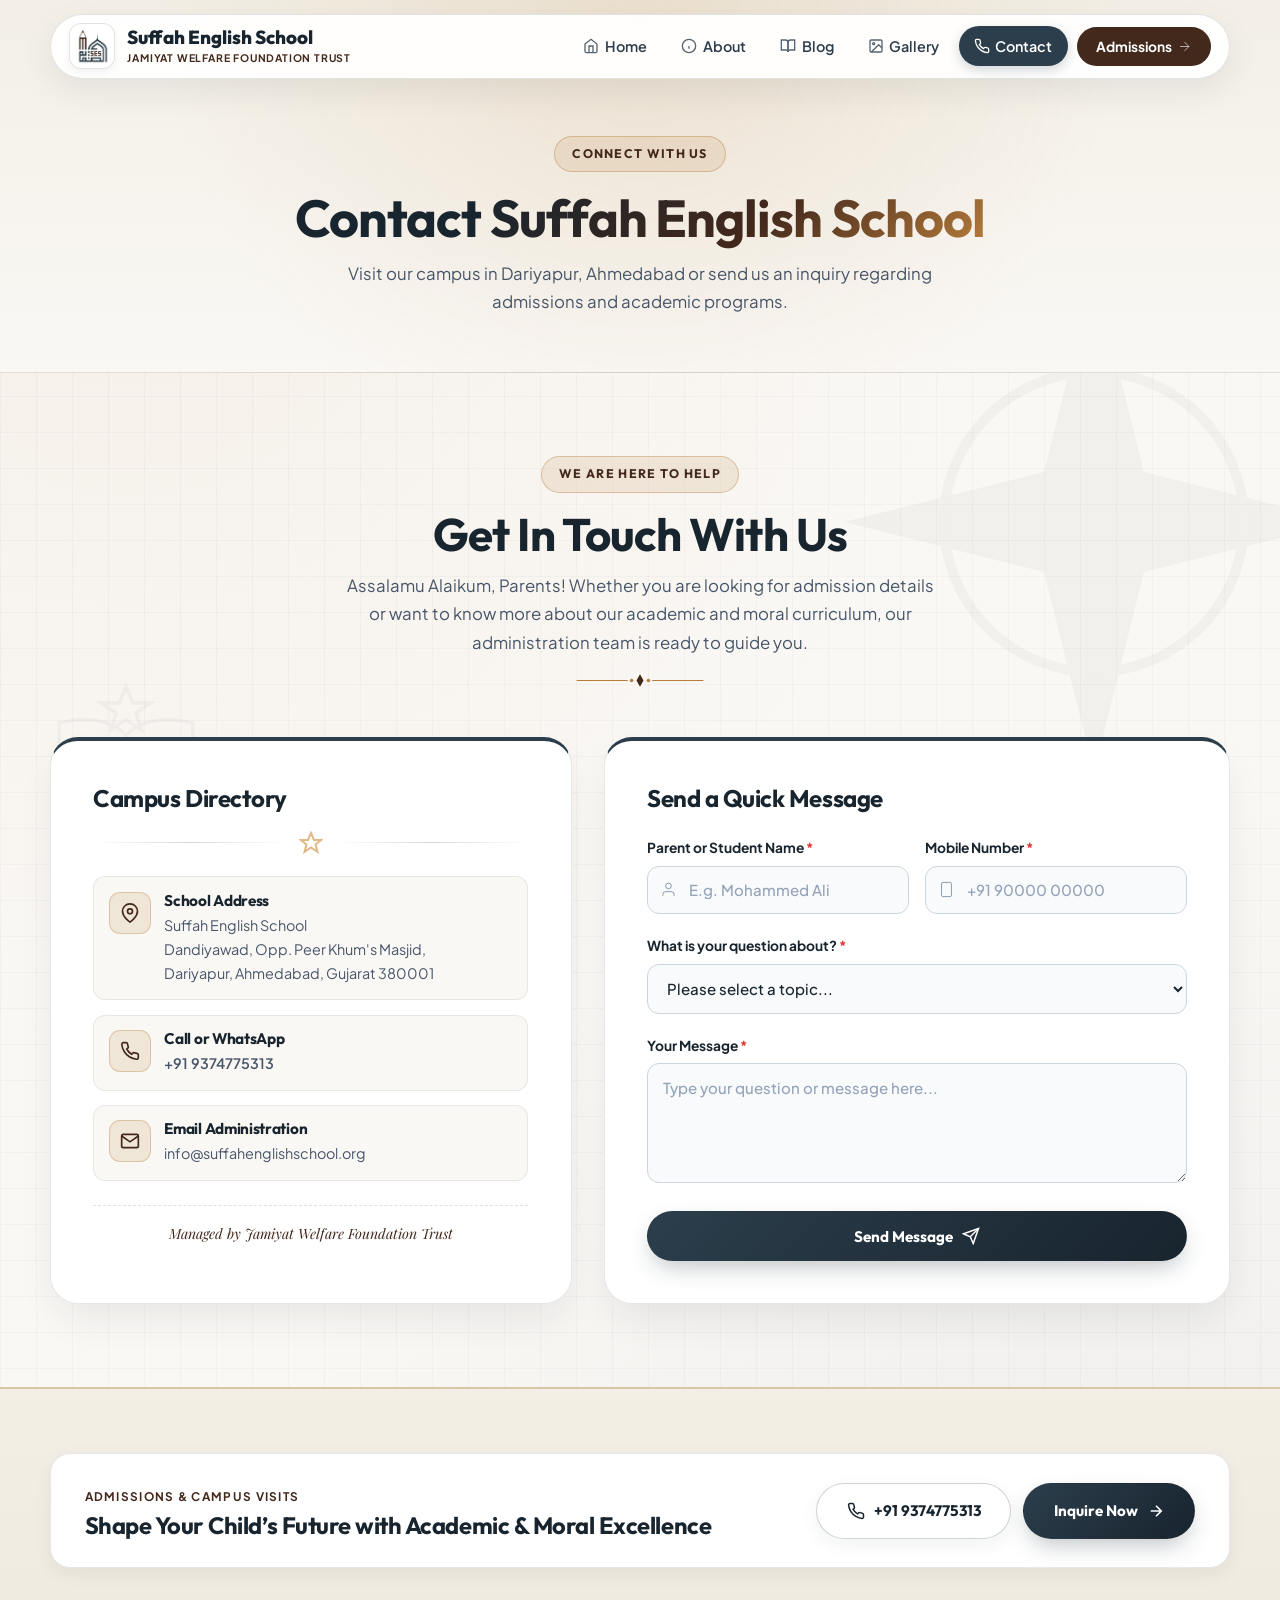
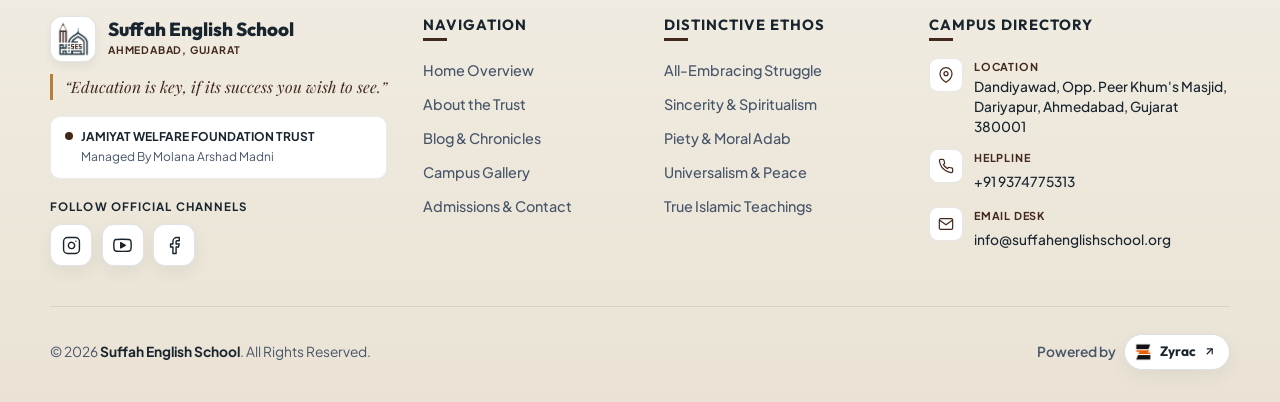
<file: contact.html>
<!DOCTYPE html>
<html lang="en">
<head>
  <!-- Character Set & Viewport -->
  <meta charset="UTF-8" />
  <meta name="viewport" content="width=device-width, initial-scale=1.0" />
  
  <!-- Primary Meta Tags (Google Search) -->
  <title>Contact Us | Suffah English School Admissions</title>
  <meta name="title" content="Contact Us | Suffah English School Admissions" />
  <meta name="description" content="Contact Suffah English School in Dariyapur, Ahmedabad for admissions, academic inquiries, or Jamiyat Welfare Foundation Trust community programs." />
  <meta name="keywords" content="Contact Suffah English School, Admissions Ahmedabad, Dariyapur School Contact, Jamiyat Welfare Foundation Trust" />
  <meta name="author" content="Jamiyat Welfare Foundation Trust" />
  <meta name="robots" content="index, follow" />
  <meta name="language" content="English" />

  <!-- Canonical URL -->
  <link rel="canonical" href="https://www.suffahenglishschool.org/contact.html" />

  <!-- Open Graph / Facebook / WhatsApp -->
  <meta property="og:type" content="website" />
  <meta property="og:url" content="https://www.suffahenglishschool.org/contact.html" />
  <meta property="og:title" content="Contact Us | Suffah English School" />
  <meta property="og:description" content="Get in touch with Suffah English School for admissions and academic inquiries." />
  <meta property="og:image" content="https://www.suffahenglishschool.org/Logo.jpg" />

  <!-- Browser Theme & Favicon -->
  <meta name="theme-color" content="#070B10" />
  <link rel="icon" type="image/jpeg" href="Logo.jpg" />

  <!-- Main Stylesheet -->
  <link rel="stylesheet" href="style.css" />
</head>
<body>

  <!-- ========================================================================
       ZERO-JUMP SLIDING PILL HEADER (Copy this <header> to all 5 pages)
       ======================================================================== -->
  <header class="site-header">
    <div class="container">
      <nav class="nav-island premium-glass-island">
        <a href="index.html" class="brand-logo">
          <div class="logo-frame shine-effect">
            <img src="Logo.jpg" alt="Suffah English School Logo"[cite: 1] />
          </div>
          <div class="brand-text">
            <span class="brand-name">Suffah English School</span>
            <span class="brand-tagline">Jamiyat Welfare Foundation Trust</span>
          </div>
        </a>

        <button class="hamburger premium-hamburger" aria-label="Toggle Menu" aria-expanded="false">
          <span class="bar top-bar"></span>
          <span class="bar mid-bar"></span>
          <span class="bar bot-bar"></span>
        </button>

        <ul class="nav-menu" id="mainNavMenu">
          <!-- Sliding Active Pill Backdrop (Controlled by JS) -->
          <span class="nav-sliding-pill" id="navSlidingPill"></span>

          <li>
            <a href="index.html" class="nav-link" data-page="index.html">
              <svg class="nav-icon" viewBox="0 0 24 24" fill="none" stroke="currentColor"><path d="M3 9l9-7 9 7v11a2 2 0 0 1-2 2H5a2 2 0 0 1-2-2z"/><polyline points="9 22 9 12 15 12 15 22"/></svg>
              <span>Home</span>
            </a>
          </li>
          <li>
            <a href="about.html" class="nav-link" data-page="about.html">
              <svg class="nav-icon" viewBox="0 0 24 24" fill="none" stroke="currentColor"><circle cx="12" cy="12" r="10"/><line x1="12" y1="16" x2="12" y2="12"/><line x1="12" y1="8" x2="12.01" y2="8"/></svg>
              <span>About</span>
            </a>
          </li>
          <li>
            <a href="blog.html" class="nav-link" data-page="blog.html">
              <svg class="nav-icon" viewBox="0 0 24 24" fill="none" stroke="currentColor"><path d="M2 3h6a4 4 0 0 1 4 4v14a3 3 0 0 0-3-3H2z"/><path d="M22 3h-6a4 4 0 0 0-4 4v14a3 3 0 0 1 3-3h7z"/></svg>
              <span>Blog</span>
            </a>
          </li>
          <li>
            <a href="gallery.html" class="nav-link" data-page="gallery.html">
              <svg class="nav-icon" viewBox="0 0 24 24" fill="none" stroke="currentColor"><rect x="3" y="3" width="18" height="18" rx="2" ry="2"/><circle cx="8.5" cy="8.5" r="1.5"/><polyline points="21 15 16 10 5 21"/></svg>
              <span>Gallery</span>
            </a>
          </li>
          <li>
            <a href="contact.html" class="nav-link" data-page="contact.html">
              <svg class="nav-icon" viewBox="0 0 24 24" fill="none" stroke="currentColor"><path d="M22 16.92v3a2 2 0 0 1-2.18 2 19.79 19.79 0 0 1-8.63-3.07 19.5 19.5 0 0 1-6-6 19.79 19.79 0 0 1-3.07-8.67A2 2 0 0 1 4.11 2h3a2 2 0 0 1 2 1.72 12.84 12.84 0 0 0 .7 2.81 2 2 0 0 1-.45 2.11L8.09 9.91a16 16 0 0 0 6 6l1.27-1.27a2 2 0 0 1 2.11-.45 12.84 12.84 0 0 0 2.81.7A2 2 0 0 1 22 16.92z"/></svg>
              <span>Contact</span>
            </a>
          </li>
          <li>
            <a href="contact.html" class="nav-cta pulse-cta">
              <span>Admissions</span>
              <svg viewBox="0 0 24 24" fill="none" stroke="currentColor"><line x1="5" y1="12" x2="19" y2="12"/><polyline points="12 5 19 12 12 19"/></svg>
            </a>
          </li>
        </ul>
      </nav>
    </div>
  </header>

  <!-- Page Hero -->
  <section class="page-hero">
    <div class="container reveal">
      <span class="pro-badge">Connect With Us</span>
      <h1>Contact <span class="text-gradient-gold">Suffah English School</span></h1>
      <p>Visit our campus in Dariyapur, Ahmedabad or send us an inquiry regarding admissions and academic programs.</p>
    </div>
  </section>

 <!-- Light Premium Contact Section for Parents -->
  <section class="section-padding contact-light-section" style="position: relative; overflow: hidden; background-color: #F8FAFC;">
    
    <!-- Soft Geometric Background Decoration -->
    <svg class="contact-ambient-svg" viewBox="0 0 100 100" fill="none" style="position: absolute; top: -10%; right: -5%; width: 500px; opacity: 0.04; pointer-events: none; animation: spinSlow 90s linear infinite reverse;">
      <path d="M50 0 L60 40 L100 50 L60 60 L50 100 L40 60 L0 50 L40 40 Z" fill="#2C3E4C"/>
      <circle cx="50" cy="50" r="30" stroke="#2C3E4C" stroke-width="2"/>
    </svg>

    <div class="container">
      
      <!-- Parent Welcome Header -->
      <div class="section-header reveal" style="margin-bottom: 3rem; text-align: center;">
        <span class="pro-badge light-badge">We Are Here To Help</span>
        <h2 style="color: #2C3E4C;">Get In Touch With Us</h2>
        <p style="color: #475569; max-width: 600px; margin: 0 auto; font-size: 1.05rem;">
          Assalamu Alaikum, Parents! Whether you are looking for admission details or want to know more about our academic and moral curriculum, our administration team is ready to guide you.
        </p>
      </div>

      <div class="contact-grid">
        
        <!-- Left Panel: Clear & Readable Contact Info -->
        <div class="contact-light-panel reveal">
          <div class="panel-geometry-overlay light-overlay"></div>
          
          <h3 style="color: #2C3E4C; font-size: 1.5rem;">Campus Directory</h3>
          
          <!-- Elegant Light Divider -->
          <div class="islamic-divider light-divider">
            <span></span>
            <svg width="24" height="24" viewBox="0 0 24 24" fill="none" stroke="#E2B887" stroke-width="2"><path d="M12 2L15 9h7l-5.5 4.5 2 7.5L12 16.5l-6.5 4.5 2-7.5L2 9h7z"/></svg>
            <span></span>
          </div>

          <div class="contact-item-list">
            <div class="contact-row light-animated-row">
              <div class="contact-svg-icon light-icon">
                <svg viewBox="0 0 24 24"><path d="M21 10c0 7-9 13-9 13s-9-6-9-13a9 9 0 0 1 18 0z"/><circle cx="12" cy="10" r="3"/></svg>
              </div>
              <div class="contact-text-box">
                <h4 style="color: #2C3E4C;">School Address</h4>
                <p style="color: #475569;">
                  Suffah English School<br />
                  Dandiyawad, Opp. Peer Khum's Masjid,<br />
                  Dariyapur, Ahmedabad, Gujarat 380001
                </p>
              </div>
            </div>

            <div class="contact-row light-animated-row">
              <div class="contact-svg-icon light-icon">
                <svg viewBox="0 0 24 24"><path d="M22 16.92v3a2 2 0 0 1-2.18 2 19.79 19.79 0 0 1-8.63-3.07 19.5 19.5 0 0 1-6-6 19.79 19.79 0 0 1-3.07-8.67A2 2 0 0 1 4.11 2h3a2 2 0 0 1 2 1.72 12.84 12.84 0 0 0 .7 2.81 2 2 0 0 1-.45 2.11L8.09 9.91a16 16 0 0 0 6 6l1.27-1.27a2 2 0 0 1 2.11-.45 12.84 12.84 0 0 0 2.81.7A2 2 0 0 1 22 16.92z"/></svg>
              </div>
              <div class="contact-text-box">
                <h4 style="color: #2C3E4C;">Call or WhatsApp</h4>
                <p><a href="tel:9374775313" class="slate-hover-link" style="color: #43281C; font-weight: 600;">+91 9374775313</a></p>
              </div>
            </div>

            <div class="contact-row light-animated-row">
              <div class="contact-svg-icon light-icon">
                <svg viewBox="0 0 24 24"><path d="M4 4h16c1.1 0 2 .9 2 2v12c0 1.1-.9 2-2 2H4c-1.1 0-2-.9-2-2V6c0-1.1.9-2 2-2z"/><polyline points="22,6 12,13 2,6"/></svg>
              </div>
              <div class="contact-text-box">
                <h4 style="color: #2C3E4C;">Email Administration</h4>
                <p><a href="mailto:info@suffahenglishschool.org" class="slate-hover-link" style="color: #475569;">info@suffahenglishschool.org</a></p>
              </div>
            </div>
          </div>
          
          <div class="trust-signature light-signature">
            <p>Managed by Jamiyat Welfare Foundation Trust</p>
          </div>
        </div>

        <!-- Right Panel: Simple, Easy-to-Read Form for Parents -->
        <div class="contact-light-panel reveal">
          <h3 style="color: #2C3E4C; margin-bottom: 1.5rem; font-size: 1.5rem;">Send a Quick Message</h3>

          <form id="schoolContactForm" class="light-form">
            <div class="form-grid">
              
              <div class="form-group input-animation">
                <label for="fullName" style="color: #334155;">Parent or Student Name <span class="required" style="color: #E23636;">*</span></label>
                <div class="input-wrapper">
                  <svg class="input-icon" viewBox="0 0 24 24" fill="none" stroke="#64748B"><path d="M20 21v-2a4 4 0 0 0-4-4H8a4 4 0 0 0-4 4v2"/><circle cx="12" cy="7" r="4"/></svg>
                  <input type="text" id="fullName" class="pro-input light-input has-icon" placeholder="E.g. Mohammed Ali" required />
                </div>
              </div>

              <div class="form-group input-animation">
                <label for="phone" style="color: #334155;">Mobile Number <span class="required" style="color: #E23636;">*</span></label>
                <div class="input-wrapper">
                  <svg class="input-icon" viewBox="0 0 24 24" fill="none" stroke="#64748B"><rect x="5" y="2" width="14" height="20" rx="2" ry="2"/><line x1="12" y1="18" x2="12.01" y2="18"/></svg>
                  <input type="tel" id="phone" class="pro-input light-input has-icon" placeholder="+91 90000 00000" required />
                </div>
              </div>

              <div class="form-group full input-animation">
                <label for="topic" style="color: #334155;">What is your question about? <span class="required" style="color: #E23636;">*</span></label>
                <div class="input-wrapper select-wrapper light-select-wrapper">
                  <select id="topic" class="pro-input light-input custom-select" required>
                    <option value="" disabled selected>Please select a topic...</option>
                    <option value="Admission Inquiry">Admissions for the new school year</option>
                    <option value="Academic Curriculum">Subjects, Books, and Curriculum</option>
                    <option value="Fees Structure">School Fees and Timings</option>
                    <option value="General Question">Other general questions</option>
                  </select>
                </div>
              </div>

              <div class="form-group full input-animation">
                <label for="message" style="color: #334155;">Your Message <span class="required" style="color: #E23636;">*</span></label>
                <textarea id="message" class="pro-input light-input" placeholder="Type your question or message here..." required></textarea>
              </div>
            </div>

            <button type="submit" class="btn btn-slate btn-send-animated">
              <span class="btn-text">Send Message</span>
              <svg class="send-icon" viewBox="0 0 24 24" fill="none" stroke="currentColor" stroke-width="2"><line x1="22" y1="2" x2="11" y2="13"/><polygon points="22 2 15 22 11 13 2 9 22 2"/></svg>
            </button>

            <!-- Parent-Friendly Success Message -->
            <div id="formStatus" class="form-status-msg light-success-msg" style="display:none;">
              <svg viewBox="0 0 24 24" fill="none" stroke="currentColor" stroke-width="2"><path d="M22 11.08V12a10 10 0 1 1-5.93-9.14"/><polyline points="22 4 12 14.01 9 11.01"/></svg>
              <span>JazakAllah Khair! We have received your message and will call you back shortly.</span>
            </div>
          </form>
        </div>
        
      </div>
    </div>
  </section>
<!-- ========================================================================
       BESPOKE ARCHITECTURAL FOOTER (Senior Designer Edition)
       ======================================================================== -->
  <footer class="site-footer pro-footer">
    <!-- Subtle Top Gold Specular Line & Ambient Glow -->
    <div class="footer-top-glow"></div>

    <div class="container">
      
      <!-- Top Pre-Footer: Parent Admissions Callout Banner -->
      <div class="footer-cta-strip reveal">
        <div class="footer-cta-text">
          <span class="footer-cta-eyebrow">Admissions &amp; Campus Visits</span>
          <h3>Shape Your Child’s Future with Academic &amp; Moral Excellence</h3>
        </div>
        <div class="footer-cta-actions">
          <a href="tel:9374775313" class="btn btn-glass">
            <svg viewBox="0 0 24 24" fill="none" stroke="currentColor" stroke-width="2" style="transform:none;"><path d="M22 16.92v3a2 2 0 0 1-2.18 2 19.79 19.79 0 0 1-8.63-3.07 19.5 19.5 0 0 1-6-6 19.79 19.79 0 0 1-3.07-8.67A2 2 0 0 1 4.11 2h3a2 2 0 0 1 2 1.72 12.84 12.84 0 0 0 .7 2.81 2 2 0 0 1-.45 2.11L8.09 9.91a16 16 0 0 0 6 6l1.27-1.27a2 2 0 0 1 2.11-.45 12.84 12.84 0 0 0 2.81.7A2 2 0 0 1 22 16.92z"/></svg>
            <span>+91 9374775313</span>
          </a>
          <a href="contact.html" class="btn btn-gold">
            <span>Inquire Now</span>
            <svg viewBox="0 0 24 24" fill="none" stroke="currentColor" stroke-width="2.2"><path d="M5 12h14M12 5l7 7-7 7"/></svg>
          </a>
        </div>
      </div>

      <!-- Main 4-Column Architectural Grid -->
      <div class="footer-grid">
        
        <!-- Column 1: Brand Identity, Trust & Social Handles -->
        <div class="footer-brand-col">
          <a href="index.html" class="brand-logo footer-logo-link">
            <div class="logo-frame shine-effect">
              <img src="Logo.jpg" alt="Suffah English School Logo"[cite: 1] />
            </div>
            <div class="brand-text">
              <span class="brand-name">Suffah English School</span>
              <span class="brand-tagline">Ahmedabad, Gujarat</span>
            </div>
          </a>

          <blockquote class="footer-motto">
            “Education is key, if its success you wish to see.”
          </blockquote>

          <div class="footer-trust-badge">
            <span class="trust-dot"></span>
            <div>
              <strong>JAMIYAT WELFARE FOUNDATION TRUST</strong>
              <span>Managed By Molana Arshad Madni</span>
            </div>
          </div>

          <!-- Clickable Social Media Handles (Instagram, YouTube, Facebook) -->
          <div class="footer-social-wrap">
            <span class="social-label">Follow Official Channels</span>
            <div class="social-Dock">
              <!-- Instagram -->
              <a href="https://www.instagram.com/" target="_blank" rel="noopener noreferrer" class="social-btn social-ig" aria-label="Suffah English School on Instagram">
                <svg viewBox="0 0 24 24" fill="none" stroke="currentColor" stroke-width="1.8" stroke-linecap="round" stroke-linejoin="round">
                  <rect x="2" y="2" width="20" height="20" rx="5" ry="5"></rect>
                  <path d="M16 11.37A4 4 0 1 1 12.63 8 4 4 0 0 1 16 11.37z"></path>
                  <line x1="17.5" y1="6.5" x2="17.51" y2="6.5"></line>
                </svg>
                <span class="social-tooltip">Instagram</span>
              </a>

              <!-- YouTube -->
              <a href="https://www.youtube.com/watch?v=ec_1Gl5H5m4" target="_blank" rel="noopener noreferrer" class="social-btn social-yt" aria-label="Suffah English School on YouTube">
                <svg viewBox="0 0 24 24" fill="none" stroke="currentColor" stroke-width="1.8" stroke-linecap="round" stroke-linejoin="round">
                  <path d="M22.54 6.42a2.78 2.78 0 0 0-1.94-2C18.88 4 12 4 12 4s-6.88 0-8.6.46a2.78 2.78 0 0 0-1.94 2A29 29 0 0 0 1 11.75a29 29 0 0 0 .46 5.33A2.78 2.78 0 0 0 3.4 19c1.72.46 8.6.46 8.6.46s6.88 0 8.6-.46a2.78 2.78 0 0 0 1.94-2 29 29 0 0 0 .46-5.25 29 29 0 0 0-.46-5.33z"></path>
                  <polygon points="9.75 15.02 15.5 11.75 9.75 8.48 9.75 15.02" fill="currentColor"></polygon>
                </svg>
                <span class="social-tooltip">YouTube</span>
              </a>

              <!-- Facebook -->
              <a href="https://www.facebook.com/" target="_blank" rel="noopener noreferrer" class="social-btn social-fb" aria-label="Suffah English School on Facebook">
                <svg viewBox="0 0 24 24" fill="none" stroke="currentColor" stroke-width="1.8" stroke-linecap="round" stroke-linejoin="round">
                  <path d="M18 2h-3a5 5 0 0 0-5 5v3H7v4h3v8h4v-8h3l1-4h-4V7a1 1 0 0 1 1-1h3z"></path>
                </svg>
                <span class="social-tooltip">Facebook</span>
              </a>
            </div>
          </div>
        </div>

        <!-- Column 2: Quick Navigation -->
        <div class="footer-col">
          <h4 class="footer-heading">Navigation</h4>
          <ul class="footer-links">
            <li><a href="index.html">Home Overview</a></li>
            <li><a href="about.html">About the Trust</a></li>
            <li><a href="blog.html">Blog &amp; Chronicles</a></li>
            <li><a href="gallery.html">Campus Gallery</a></li>
            <li><a href="contact.html">Admissions &amp; Contact</a></li>
          </ul>
        </div>

        <!-- Column 3: Core Ethos -->
        <div class="footer-col">
          <h4 class="footer-heading">Distinctive Ethos</h4>
          <ul class="footer-links">
            <li><a href="about.html">All-Embracing Struggle</a></li>
            <li><a href="about.html">Sincerity &amp; Spiritualism</a></li>
            <li><a href="about.html">Piety &amp; Moral Adab</a></li>
            <li><a href="about.html">Universalism &amp; Peace</a></li>
            <li><a href="about.html">True Islamic Teachings</a></li>
          </ul>
        </div>

        <!-- Column 4: Official Contact Cards -->
        <div class="footer-col">
          <h4 class="footer-heading">Campus Directory</h4>
          <ul class="footer-contact-cards">
            <li>
              <div class="fc-icon">
                <svg viewBox="0 0 24 24" fill="none" stroke="currentColor" stroke-width="1.8"><path d="M21 10c0 7-9 13-9 13s-9-6-9-13a9 9 0 0 1 18 0z"/><circle cx="12" cy="10" r="3"/></svg>
              </div>
              <div>
                <span class="fc-label">Location</span>
                <p>Dandiyawad, Opp. Peer Khum's Masjid, Dariyapur, Ahmedabad, Gujarat 380001</p>
              </div>
            </li>

            <li>
              <div class="fc-icon">
                <svg viewBox="0 0 24 24" fill="none" stroke="currentColor" stroke-width="1.8"><path d="M22 16.92v3a2 2 0 0 1-2.18 2 19.79 19.79 0 0 1-8.63-3.07 19.5 19.5 0 0 1-6-6 19.79 19.79 0 0 1-3.07-8.67A2 2 0 0 1 4.11 2h3a2 2 0 0 1 2 1.72 12.84 12.84 0 0 0 .7 2.81 2 2 0 0 1-.45 2.11L8.09 9.91a16 16 0 0 0 6 6l1.27-1.27a2 2 0 0 1 2.11-.45 12.84 12.84 0 0 0 2.81.7A2 2 0 0 1 22 16.92z"/></svg>
              </div>
              <div>
                <span class="fc-label">Helpline</span>
                <a href="tel:9374775313">+91 9374775313</a>
              </div>
            </li>

            <li>
              <div class="fc-icon">
                <svg viewBox="0 0 24 24" fill="none" stroke="currentColor" stroke-width="1.8"><path d="M4 4h16c1.1 0 2 .9 2 2v12c0 1.1-.9 2-2 2H4c-1.1 0-2-.9-2-2V6c0-1.1.9-2 2-2z"/><polyline points="22,6 12,13 2,6"/></svg>
              </div>
              <div>
                <span class="fc-label">Email Desk</span>
                <a href="mailto:info@suffahenglishschool.org">info@suffahenglishschool.org</a>
              </div>
            </li>
          </ul>
        </div>

      </div>

      <!-- Bottom Legal & Zyrac Studio Signature Bar -->
      <div class="footer-bottom">
        <div class="footer-copyright">
          <span>&copy; 2026 <strong>Suffah English School</strong>. All Rights Reserved.</span>
        </div>

        <div class="footer-powered">
          <span class="powered-text">Powered by</span>
          <a href="https://zyrac.in" target="_blank" rel="noopener noreferrer" class="zyrac-brand-pill" aria-label="Visit Zyrac Official Website">
            <img src="zyrac.png" alt="Zyrac Logo"[cite: 2] />
            <span>Zyrac</span>
            <svg class="zyrac-arrow" viewBox="0 0 24 24" fill="none" stroke="currentColor" stroke-width="2.2"><line x1="7" y1="17" x2="17" y2="7"/><polyline points="7 7 17 7 17 17"/></svg>
          </a>
        </div>
      </div>

    </div>
  </footer>

  <script src="script.js"></script>
</body>
</html>
</file>
<file: style.css>
/* ==========================================================================
   SUFFAH ENGLISH SCHOOL — 100% UNIFIED LIGHT THEME (style.css)
   Replaces ALL previous CSS. Zero dark-mode backgrounds.
   Palette: Warm Ivory (#FAF8F5), Pure White (#FFFFFF),
            Logo Academic Slate (#2C3E4C), Logo Mahogany (#43281C),
            Scholastic Ochre Gold (#B87D3B)
   ========================================================================== */

@import url('https://fonts.googleapis.com/css2?family=Outfit:wght@400;500;600;700;800&family=Plus+Jakarta+Sans:wght@400;500;600;700&family=Playfair+Display:ital,wght@0,600;0,700;1,600&display=swap');

:root {
  /* Force ALL theme variables (including legacy dark names) to Light Mode */
  --bg-obsidian: #FAF8F5;
  --bg-deep-slate: #F3EFE6;
  --bg-surface: #FFFFFF;
  --bg-light: #FAF8F5;
  --bg-white: #FFFFFF;

  /* Brand Colors from Logo.jpg */
  --brand-slate: #2C3E4C;
  --brand-slate-dark: #18242E;
  --primary-slate: #2C3E4C;
  --primary-slate-dark: #18242E;
  --brand-brown: #43281C;
  --accent-brown: #43281C;
  --gold-primary: #B87D3B;
  --gold-bright: #7A4B14;
  --accent-gold: #B87D3B;
  --gold-soft-bg: rgba(184, 125, 59, 0.12);

  /* High-Contrast Dark Text on Light Backgrounds */
  --text-primary: #18242E;
  --text-dark: #18242E;
  --text-secondary: #475569;
  --text-muted: #64748B;

  /* Light Glass & Borders */
  --glass-bg: rgba(255, 255, 255, 0.92);
  --glass-bg-heavy: rgba(255, 255, 255, 0.97);
  --glass-border: rgba(44, 62, 76, 0.12);
  --border-light: rgba(44, 62, 76, 0.12);
  --glass-border-gold: rgba(184, 125, 59, 0.35);
  --glass-highlight: inset 0 1px 0 0 rgba(255, 255, 255, 1);
  --blur-pro: blur(20px) saturate(180%);

  /* Soft Daylight Shadows */
  --shadow-sm: 0 6px 18px rgba(24, 36, 46, 0.06);
  --shadow-md: 0 12px 30px rgba(24, 36, 46, 0.08);
  --shadow-pro: 0 18px 42px -8px rgba(24, 36, 46, 0.09);
  --shadow-gold: 0 12px 26px -4px rgba(67, 40, 28, 0.18);

  /* Radii & Transitions */
  --radius-sm: 12px;
  --radius-md: 20px;
  --radius-lg: 28px;
  --radius-pill: 9999px;
  --ease-apple: cubic-bezier(0.16, 1, 0.3, 1);
  --transition: all 0.35s cubic-bezier(0.16, 1, 0.3, 1);
  --container: 1260px;
}

/* ==========================================================================
   1. BASE RESET & MOBILE OVERFLOW PROTECTION
   ========================================================================== */
*, *::before, *::after {
  box-sizing: border-box;
  margin: 0;
  padding: 0;
}

html, body {
  width: 100%;
  max-width: 100vw;
  overflow-x: clip;
  scroll-behavior: smooth;
  font-size: 16px;
  background-color: #FAF8F5 !important;
  color: #18242E !important;
}

body {
  font-family: 'Plus Jakarta Sans', -apple-system, BlinkMacSystemFont, sans-serif;
  line-height: 1.68;
  min-height: 100vh;
  display: flex;
  flex-direction: column;
  position: relative;
  /* Light Academic Paper Grid Texture */
  background-image:
    radial-gradient(circle at 10% 10%, rgba(184, 125, 59, 0.07) 0%, transparent 40%),
    radial-gradient(circle at 90% 85%, rgba(44, 62, 76, 0.06) 0%, transparent 45%),
    linear-gradient(to right, rgba(44, 62, 76, 0.03) 1px, transparent 1px),
    linear-gradient(to bottom, rgba(44, 62, 76, 0.03) 1px, transparent 1px) !important;
  background-size: 100% 100%, 100% 100%, 36px 36px, 36px 36px !important;
}

/* Disable any old dark fixed overlay */
body::before {
  display: none !important;
}

/* Subtle School Book & Star Watermark in Corner */
body::after {
  content: '';
  position: fixed;
  bottom: 3%;
  left: 2%;
  width: 200px;
  height: 200px;
  pointer-events: none;
  z-index: 0;
  opacity: 0.04;
  background-repeat: no-repeat;
  background-size: contain;
  background-image: url("data:image/svg+xml,%3Csvg xmlns='http://www.w3.org/2000/svg' viewBox='0 0 120 120' fill='none' stroke='%232C3E4C' stroke-width='2'%3E%3Cpath d='M20 30 C40 25, 55 30, 60 38 C65 30, 80 25, 100 30 L100 85 C80 80, 65 85, 60 93 C55 85, 40 80, 20 85 Z'/%3E%3Cline x1='60' y1='38' x2='60' y2='93'/%3E%3Cpolygon points='60,8 64,18 75,18 66,24 69,34 60,28 51,34 54,24 45,18 56,18'/%3E%3C/svg%3E");
}

h1, h2, h3, h4, h5, h6 {
  font-family: 'Outfit', sans-serif;
  font-weight: 700;
  line-height: 1.2;
  letter-spacing: -0.02em;
  color: #18242E !important;
}

a {
  text-decoration: none;
  color: inherit;
  transition: var(--transition);
}

ul {
  list-style: none;
}

img, video, svg {
  max-width: 100%;
  display: block;
}

.container {
  width: 100%;
  max-width: var(--container);
  margin-inline: auto;
  padding-inline: clamp(1rem, 4vw, 2.5rem);
  position: relative;
  z-index: 2;
}

.section-padding {
  padding: clamp(3.75rem, 6.5vw, 5.75rem) 0;
  position: relative;
  background-color: transparent !important;
}

/* ==========================================================================
   2. HEADINGS, BADGES & SCHOOL ORNAMENTS
   ========================================================================== */
.text-gradient-gold {
  background: linear-gradient(135deg, #18242E 0%, #43281C 55%, #B87D3B 100%);
  -webkit-background-clip: text;
  -webkit-text-fill-color: transparent;
  background-clip: text;
}

.section-header {
  text-align: center;
  max-width: 720px;
  margin: 0 auto 3.25rem;
}

.section-header::after {
  content: '';
  display: block;
  width: 140px;
  height: 18px;
  margin: 0.9rem auto 0;
  background-repeat: no-repeat;
  background-position: center;
  background-size: contain;
  background-image: url("data:image/svg+xml,%3Csvg xmlns='http://www.w3.org/2000/svg' viewBox='0 0 200 24' fill='none'%3E%3Cline x1='10' y1='12' x2='82' y2='12' stroke='%23B87D3B' stroke-width='1.5' stroke-linecap='round'/%3E%3Cpolygon points='100,3 105,12 100,21 95,12' fill='%2343281C'/%3E%3Ccircle cx='88' cy='12' r='2.5' fill='%23B87D3B'/%3E%3Ccircle cx='112' cy='12' r='2.5' fill='%23B87D3B'/%3E%3Cline x1='118' y1='12' x2='190' y2='12' stroke='%23B87D3B' stroke-width='1.5' stroke-linecap='round'/%3E%3C/svg%3E");
}

.pro-badge,
.section-badge,
.light-badge {
  display: inline-flex;
  align-items: center;
  gap: 0.45rem;
  padding: 0.42rem 1.05rem;
  border-radius: var(--radius-pill);
  background: rgba(184, 125, 59, 0.14) !important;
  border: 1px solid rgba(184, 125, 59, 0.38) !important;
  color: #43281C !important;
  font-family: 'Outfit', sans-serif;
  font-size: 0.78rem;
  font-weight: 700;
  text-transform: uppercase;
  letter-spacing: 1.3px;
  margin-bottom: 0.9rem;
}

.section-header h2 {
  font-size: clamp(1.9rem, 3.8vw, 2.85rem);
  color: #18242E !important;
  margin-bottom: 0.65rem;
}

.section-header p {
  color: #475569 !important;
  font-size: 1.04rem;
}

/* ==========================================================================
   3. BUTTONS
   ========================================================================== */
.btn {
  display: inline-flex;
  align-items: center;
  justify-content: center;
  gap: 0.55rem;
  padding: 0.9rem 1.85rem;
  border-radius: var(--radius-pill);
  font-family: 'Outfit', sans-serif;
  font-weight: 700;
  font-size: 0.95rem;
  cursor: pointer;
  transition: var(--transition);
  border: 1.5px solid transparent;
}

.btn svg {
  width: 18px;
  height: 18px;
  flex-shrink: 0;
  transition: transform 0.3s ease;
}

.btn:hover svg {
  transform: translateX(4px);
}

.btn-gold,
.btn-primary,
.btn-slate {
  background: linear-gradient(135deg, #2C3E4C 0%, #18242E 100%) !important;
  color: #FFFFFF !important;
  box-shadow: 0 10px 24px -6px rgba(24, 36, 46, 0.3);
}

.btn-gold span,
.btn-primary span,
.btn-slate span {
  color: #FFFFFF !important;
}

.btn-gold:hover,
.btn-primary:hover,
.btn-slate:hover {
  background: linear-gradient(135deg, #43281C 0%, #2A1810 100%) !important;
  color: #FFFFFF !important;
  transform: translateY(-2px);
  box-shadow: var(--shadow-gold);
}

.btn-glass,
.btn-outline {
  background: #FFFFFF !important;
  color: #18242E !important;
  border-color: rgba(44, 62, 76, 0.22) !important;
  box-shadow: var(--shadow-sm);
}

.btn-glass span {
  color: #18242E !important;
}

.btn-glass:hover,
.btn-outline:hover {
  background: #F3EFE6 !important;
  border-color: #43281C !important;
  color: #43281C !important;
  transform: translateY(-2px);
}

/* ==========================================================================
   4. LIGHT FLOATING GLASS HEADER & NAVIGATION
   ========================================================================== */
.site-header {
  position: fixed;
  top: 0.85rem;
  left: 0;
  right: 0;
  z-index: 1000;
  background: transparent !important;
  border: none !important;
  transition: var(--transition);
}

.site-header.scrolled {
  top: 0.4rem;
}

.nav-island,
.premium-glass-island,
.navbar {
  display: flex;
  align-items: center;
  justify-content: space-between;
  padding: 0.55rem 1.15rem;
  background: rgba(255, 255, 255, 0.94) !important;
  backdrop-filter: var(--blur-pro);
  -webkit-backdrop-filter: var(--blur-pro);
  border: 1px solid rgba(44, 62, 76, 0.14) !important;
  box-shadow: 0 12px 32px rgba(24, 36, 46, 0.08) !important;
  border-radius: var(--radius-pill);
  position: relative;
}

.island-glow-border {
  display: none !important;
}

.brand-logo {
  display: flex;
  align-items: center;
  gap: 0.75rem;
  min-width: 0;
}

.logo-frame {
  width: 46px;
  height: 46px;
  border-radius: 12px;
  background: #FFFFFF;
  padding: 3px;
  border: 1px solid rgba(44, 62, 76, 0.14);
  box-shadow: 0 4px 10px rgba(24, 36, 46, 0.06);
  display: flex;
  align-items: center;
  justify-content: center;
  flex-shrink: 0;
}

.logo-frame img,
.brand-logo img {
  width: 100%;
  height: 100%;
  max-height: 42px;
  object-fit: contain;
}

.brand-text {
  display: flex;
  flex-direction: column;
  min-width: 0;
}

.brand-name {
  font-family: 'Outfit', sans-serif;
  font-size: clamp(0.98rem, 1.8vw, 1.18rem);
  font-weight: 800;
  color: #18242E !important;
  line-height: 1.15;
  white-space: nowrap;
  overflow: hidden;
  text-overflow: ellipsis;
}

.brand-tagline {
  font-size: 0.65rem;
  color: #43281C !important;
  text-transform: uppercase;
  letter-spacing: 0.8px;
  font-weight: 700;
}

.nav-menu {
  display: flex;
  align-items: center;
  gap: 0.25rem;
}

.nav-link {
  display: inline-flex;
  align-items: center;
  gap: 0.35rem;
  padding: 0.5rem 0.95rem !important;
  border-radius: var(--radius-pill);
  font-size: 0.9rem;
  font-weight: 600;
  color: #2C3E4C !important;
}

.nav-icon {
  width: 16px;
  height: 16px;
  stroke: #2C3E4C;
  stroke-width: 2;
  opacity: 0.8;
}

.nav-link:hover {
  background: rgba(44, 62, 76, 0.08) !important;
  color: #43281C !important;
}

.nav-link:hover .nav-icon {
  stroke: #43281C;
  opacity: 1;
}

.nav-link.active {
  background: #2C3E4C !important;
  color: #FFFFFF !important;
  box-shadow: 0 4px 12px rgba(44, 62, 76, 0.22);
}

.nav-link.active .nav-icon {
  stroke: #FFFFFF !important;
  opacity: 1;
}

.nav-cta {
  margin-left: 0.35rem;
  padding: 0.52rem 1.15rem;
  border-radius: var(--radius-pill);
  background: #43281C !important;
  color: #FFFFFF !important;
  font-weight: 700;
  font-size: 0.86rem;
  display: inline-flex;
  align-items: center;
  gap: 0.35rem;
}

.nav-cta svg {
  width: 15px;
  height: 15px;
  stroke: #FFFFFF !important;
}

.nav-cta:hover {
  background: #18242E !important;
  color: #FFFFFF !important;
}

.hamburger {
  display: none;
  flex-direction: column;
  justify-content: space-between;
  width: 26px;
  height: 18px;
  background: transparent;
  border: none;
  cursor: pointer;
  z-index: 1005;
  flex-shrink: 0;
}

.hamburger .bar {
  width: 100%;
  height: 2.5px;
  background-color: #18242E !important;
  border-radius: 4px;
  transition: all 0.3s ease;
}

/* ==========================================================================
   5. LIGHT HERO SECTION (WARM IVORY & ALABASTER)
   ========================================================================== */
.hero-pro,
.hero {
  position: relative;
  min-height: 100vh;
  min-height: 100dvh;
  width: 100%;
  display: flex;
  align-items: center;
  padding: 8.25rem 0 4.5rem;
  overflow: hidden;
  background: linear-gradient(135deg, #FAF8F5 0%, #F3EFE6 55%, #EAE3D5 100%) !important;
  border-bottom: 1px solid rgba(44, 62, 76, 0.1);
}

.hero-image-wrapper,
.hero-video-wrapper,
.hero-bg-wrapper {
  position: absolute;
  inset: 0;
  width: 100%;
  height: 100%;
  z-index: 0;
  overflow: hidden;
  pointer-events: none;
  background: transparent !important;
}

.hero-bg-image,
.hero-bg-photo,
.hero-video,
.hero-youtube-bg {
  width: 100%;
  height: 100%;
  object-fit: cover;
  opacity: 0.1 !important;
  filter: grayscale(20%) contrast(1.05) brightness(1.15) !important;
}

/* Light Ivory Overlay (Overrides the old black gradient) */
.hero-image-overlay,
.hero-video-overlay,
.hero-bg-overlay {
  position: absolute;
  inset: 0;
  background:
    radial-gradient(circle at 75% 30%, rgba(255, 255, 255, 0.82) 0%, rgba(250, 248, 245, 0.95) 75%),
    linear-gradient(180deg, rgba(250, 248, 245, 0.82) 0%, rgba(250, 248, 245, 0.97) 100%) !important;
  z-index: 1;
}

.hero-islamic-pattern {
  position: absolute;
  inset: 0;
  z-index: 1;
  opacity: 0.35;
  background-image: radial-gradient(rgba(44, 62, 76, 0.14) 1px, transparent 1px);
  background-size: 28px 28px;
  pointer-events: none;
}

.hero-svg-mandala {
  position: absolute;
  right: -80px;
  top: 10%;
  width: 500px;
  height: 500px;
  opacity: 0.12;
  z-index: 1;
  pointer-events: none;
  animation: spinSlow 80s linear infinite;
}

@keyframes spinSlow {
  from { transform: rotate(0deg); }
  to { transform: rotate(360deg); }
}

.hero-container,
.hero-grid {
  position: relative;
  z-index: 2;
  display: grid;
  grid-template-columns: 1.2fr 0.8fr;
  gap: 2.75rem;
  align-items: center;
}

.hero-content {
  min-width: 0;
}

.hero-badge-row {
  display: flex;
  flex-wrap: wrap;
  align-items: center;
  gap: 0.65rem;
  margin-bottom: 1.1rem;
}

.status-pill {
  display: inline-flex;
  align-items: center;
  gap: 0.5rem;
  padding: 0.4rem 0.95rem;
  border-radius: var(--radius-pill);
  background: #ECFDF5 !important;
  border: 1px solid #A7F3D0 !important;
  color: #065F46 !important;
  font-family: 'Outfit', sans-serif;
  font-size: 0.78rem;
  font-weight: 700;
}

.live-dot {
  width: 8px;
  height: 8px;
  border-radius: 50%;
  background: #10B981;
  box-shadow: 0 0 8px rgba(16, 185, 129, 0.6);
}

.hero-title,
.hero-content h1 {
  font-size: clamp(2.2rem, 4.5vw, 3.75rem);
  color: #18242E !important;
  line-height: 1.1;
  margin-bottom: 0.75rem;
}

.hero-slogan {
  font-family: 'Playfair Display', serif;
  font-style: italic;
  font-weight: 600;
  font-size: clamp(1.15rem, 2vw, 1.42rem);
  color: #43281C !important;
  margin-bottom: 1.3rem;
  display: flex;
  align-items: center;
  gap: 0.65rem;
}

.hero-slogan::before {
  content: '';
  width: 30px;
  height: 2.5px;
  background: #B87D3B;
  display: inline-block;
  flex-shrink: 0;
}

/* Prophet Muhammad (ﷺ) Hadith Card — Light Parchment & Gold */
.hadith-glass-card {
  position: relative;
  background: #FFFFFF !important;
  border: 1px solid rgba(184, 125, 59, 0.35) !important;
  border-left: 5px solid #43281C !important;
  border-radius: var(--radius-md);
  padding: 1.3rem 1.5rem;
  margin-bottom: 1.3rem;
  box-shadow: var(--shadow-sm) !important;
}

.hadith-header {
  display: flex;
  align-items: center;
  gap: 0.5rem;
  margin-bottom: 0.45rem;
  color: #43281C !important;
  font-family: 'Outfit', sans-serif;
  font-weight: 700;
  font-size: 0.8rem;
  letter-spacing: 0.8px;
  text-transform: uppercase;
}

.hadith-header svg {
  width: 18px;
  height: 18px;
  fill: #B87D3B !important;
}

.hadith-quote {
  font-family: 'Playfair Display', serif;
  font-size: clamp(1.02rem, 1.55vw, 1.18rem);
  color: #18242E !important;
  line-height: 1.55;
  margin-bottom: 0.4rem;
}

.hadith-source {
  font-size: 0.78rem;
  color: #64748B !important;
  font-weight: 600;
}

/* Parent Mission Box & Override for Inline Dark Styles */
.parent-mission-card,
.hero-description,
div.hero-description[style] {
  background: #FFFFFF !important;
  border: 1px solid rgba(44, 62, 76, 0.14) !important;
  border-radius: var(--radius-md) !important;
  padding: 1.35rem 1.5rem !important;
  margin-bottom: 1.6rem;
  box-shadow: var(--shadow-sm) !important;
  color: #334155 !important;
}

.mission-lead,
.hero-description p {
  color: #334155 !important;
  font-size: 0.97rem;
  line-height: 1.68;
  margin-bottom: 1rem;
}

.hero-description p:last-child {
  margin-bottom: 0;
}

.mission-lead strong,
.hero-description strong {
  color: #18242E !important;
  font-weight: 700;
}

.parent-pillars-grid {
  display: grid;
  grid-template-columns: repeat(3, 1fr);
  gap: 0.75rem;
  padding-top: 1rem;
  border-top: 1px solid rgba(44, 62, 76, 0.1);
}

.parent-pillar {
  display: flex;
  align-items: center;
  gap: 0.65rem;
  background: #FAF8F5 !important;
  border: 1px solid rgba(44, 62, 76, 0.1);
  padding: 0.65rem 0.75rem;
  border-radius: 12px;
  min-width: 0;
}

.pillar-icon {
  width: 34px;
  height: 34px;
  border-radius: 9px;
  background: rgba(184, 125, 59, 0.15);
  color: #43281C;
  display: flex;
  align-items: center;
  justify-content: center;
  flex-shrink: 0;
}

.pillar-icon svg {
  width: 17px;
  height: 17px;
  stroke: #43281C !important;
}

.parent-pillar strong {
  display: block;
  font-family: 'Outfit', sans-serif;
  font-size: 0.83rem;
  color: #18242E !important;
  line-height: 1.2;
}

.parent-pillar span {
  display: block;
  font-size: 0.72rem;
  color: #64748B !important;
}

.hero-actions {
  display: flex;
  flex-wrap: wrap;
  align-items: center;
  gap: 0.85rem;
}

.btn-text-link {
  font-family: 'Outfit', sans-serif;
  font-weight: 700;
  font-size: 0.92rem;
  color: #43281C !important;
  padding: 0.45rem 0.5rem;
}

/* Right Column: Light Mihrab Arch 3D Showcase Card */
.hero-visual-wrap {
  display: flex;
  justify-content: center;
  min-width: 0;
}

.pro-3d-card,
.mihrab-arch-card,
.hero-card {
  position: relative;
  width: 100%;
  max-width: 390px;
  border-radius: 195px 195px 26px 26px !important;
  padding: 3rem 1.85rem 2.1rem !important;
  background: linear-gradient(180deg, #FFFFFF 0%, #F7F3EB 100%) !important;
  border: 2px solid rgba(184, 125, 59, 0.38) !important;
  box-shadow: var(--shadow-pro) !important;
  text-align: center;
}

.floating-chip {
  position: absolute;
  top: 16px;
  right: -6px;
  display: inline-flex;
  align-items: center;
  gap: 0.4rem;
  padding: 0.38rem 0.85rem;
  border-radius: var(--radius-pill);
  background: #FFFFFF !important;
  border: 1px solid rgba(184, 125, 59, 0.45) !important;
  color: #43281C !important;
  font-size: 0.73rem;
  font-weight: 700;
  box-shadow: var(--shadow-sm);
}

.floating-chip svg {
  stroke: #059669 !important;
}

.emblem-halo {
  position: relative;
  width: 156px;
  height: 156px;
  margin: 0 auto 1.25rem;
  display: flex;
  align-items: center;
  justify-content: center;
}

.emblem-ring-svg {
  position: absolute;
  inset: -10px;
  width: calc(100% + 20px);
  height: calc(100% + 20px);
  animation: spinSlow 32s linear infinite;
}

.emblem-logo-box {
  width: 132px;
  height: 132px;
  background: #FFFFFF;
  border-radius: 26px;
  padding: 10px;
  border: 1px solid rgba(44, 62, 76, 0.12);
  box-shadow: 0 10px 25px rgba(24, 36, 46, 0.08);
  display: flex;
  align-items: center;
  justify-content: center;
}

.arch-subtitle {
  display: inline-block;
  font-size: 0.72rem;
  text-transform: uppercase;
  letter-spacing: 1.2px;
  color: #43281C !important;
  font-weight: 700;
  margin-bottom: 0.25rem;
}

.pro-3d-card h3 {
  font-size: 1.4rem;
  color: #18242E !important;
  margin-bottom: 0.3rem;
}

.pro-3d-card p {
  color: #475569 !important;
  font-size: 0.88rem;
  margin-bottom: 0.9rem;
}

.campus-quick-box {
  background: #FAF8F5 !important;
  border: 1px solid rgba(44, 62, 76, 0.12) !important;
  border-radius: 12px;
  padding: 0.75rem 0.9rem;
  margin: 0.85rem 0 1.15rem;
  text-align: left;
}

.campus-quick-item {
  display: flex;
  align-items: flex-start;
  gap: 0.55rem;
  font-size: 0.82rem;
  color: #18242E !important;
  line-height: 1.45;
  font-weight: 600;
}

.campus-quick-item svg {
  width: 17px;
  height: 17px;
  stroke: #43281C !important;
  flex-shrink: 0;
  margin-top: 2px;
}

.pro-pill-row {
  display: flex;
  justify-content: center;
  gap: 0.4rem;
  flex-wrap: wrap;
}

.pro-mini-pill {
  font-size: 0.72rem;
  padding: 0.3rem 0.75rem;
  border-radius: var(--radius-pill);
  background: rgba(184, 125, 59, 0.14) !important;
  border: 1px solid rgba(184, 125, 59, 0.35) !important;
  color: #43281C !important;
  font-weight: 700;
}

/* ==========================================================================
   6. INNER PAGE HERO BANNERS & AUTO-ROTATING GALLERY CAROUSEL
   ========================================================================== */
.page-hero,
.page-banner,
.gallery-hero-showcase {
  position: relative;
  padding: 8.5rem 0 3.5rem !important;
  text-align: center;
  overflow: hidden;
  background:
    radial-gradient(circle at 50% 0%, rgba(184, 125, 59, 0.14) 0%, transparent 65%),
    linear-gradient(180deg, #F3EFE6 0%, #FAF8F5 100%) !important;
  border-bottom: 1px solid rgba(44, 62, 76, 0.1);
}

.page-hero h1,
.page-banner h1 {
  font-size: clamp(2.1rem, 4.2vw, 3.25rem);
  color: #18242E !important;
  margin-bottom: 0.65rem;
}

.page-hero p,
.page-banner p {
  color: #475569 !important;
  font-size: 1.05rem;
  max-width: 650px;
  margin: 0 auto;
}

.hero-school-deco {
  position: absolute;
  width: 140px;
  height: 140px;
  pointer-events: none;
  opacity: 0.35;
  z-index: 0;
  animation: spinSlow 55s linear infinite;
}

.hero-school-deco.deco-left { top: 18%; left: -30px; }
.hero-school-deco.deco-right { bottom: 10%; right: -30px; animation-direction: reverse; }

/* Auto-Rotating Media Filmstrip inside Gallery Hero */
.hero-carousel-viewport {
  position: relative;
  width: 100%;
  margin-top: 2.25rem;
  padding: 0.75rem 0;
  overflow: hidden;
  mask-image: linear-gradient(to right, transparent 0%, black 7%, black 93%, transparent 100%);
  -webkit-mask-image: linear-gradient(to right, transparent 0%, black 7%, black 93%, transparent 100%);
}

.hero-carousel-track {
  display: flex;
  align-items: center;
  gap: 1.15rem;
  width: max-content;
  animation: autoRotateGallery 38s linear infinite;
}

.hero-carousel-track:hover {
  animation-play-state: paused;
}

@keyframes autoRotateGallery {
  0% { transform: translateX(0); }
  100% { transform: translateX(-50%); }
}

.hero-slide-card {
  height: 180px;
  width: auto;
  border-radius: 16px;
  overflow: hidden;
  background: #FFFFFF;
  border: 3px solid #FFFFFF;
  box-shadow: 0 10px 24px rgba(24, 36, 46, 0.1);
  flex-shrink: 0;
  transition: transform 0.35s var(--ease-apple);
  cursor: pointer;
}

.hero-slide-card img,
.hero-slide-card video {
  height: 100%;
  width: auto;
  max-width: 290px;
  object-fit: cover;
  display: block;
}

.hero-slide-card:hover {
  transform: translateY(-6px) scale(1.04);
  border-color: #B87D3B;
}

/* ==========================================================================
   7. BENTO GRID & TRUST SHOWCASE (LIGHT CARDS)
   ========================================================================== */
.bento-grid,
.values-grid {
  display: grid;
  grid-template-columns: repeat(3, 1fr);
  gap: 1.5rem;
}

.bento-card,
.value-card {
  position: relative;
  background: #FFFFFF !important;
  border: 1px solid rgba(44, 62, 76, 0.12) !important;
  border-top: 4px solid #2C3E4C !important;
  border-radius: var(--radius-md);
  padding: 2rem 1.75rem;
  box-shadow: var(--shadow-sm) !important;
  transition: var(--transition);
  display: flex;
  flex-direction: column;
  justify-content: space-between;
  min-width: 0;
}

.bento-card:nth-child(even),
.value-card:nth-child(even) {
  border-top-color: #43281C !important;
}

.bento-card:hover,
.value-card:hover {
  transform: translateY(-6px);
  box-shadow: var(--shadow-pro) !important;
}

.bento-top {
  display: flex;
  align-items: center;
  justify-content: space-between;
  margin-bottom: 1.25rem;
}

.svg-icon-box,
.value-icon {
  width: 50px;
  height: 50px;
  border-radius: 13px;
  background: #FAF8F5 !important;
  border: 1px solid rgba(44, 62, 76, 0.12) !important;
  display: flex;
  align-items: center;
  justify-content: center;
  color: #2C3E4C !important;
  font-weight: 800;
}

.svg-icon-box svg {
  width: 24px;
  height: 24px;
  stroke: #2C3E4C !important;
  stroke-width: 1.8;
  fill: none;
}

.bento-num {
  font-family: 'Outfit', sans-serif;
  font-size: 0.76rem;
  font-weight: 800;
  color: #43281C !important;
  background: rgba(184, 125, 59, 0.14);
  padding: 0.25rem 0.6rem;
  border-radius: 6px;
}

.bento-card h3,
.value-card h3 {
  font-size: 1.22rem;
  color: #18242E !important;
  margin-bottom: 0.6rem;
}

.bento-card p,
.value-card p {
  color: #475569 !important;
  font-size: 0.94rem;
}

/* Trust Showcase Panel */
.trust-glass-panel,
.trust-showcase {
  background: #FFFFFF !important;
  border: 1px solid rgba(44, 62, 76, 0.12) !important;
  border-radius: var(--radius-lg);
  padding: clamp(1.75rem, 4vw, 3.25rem);
  display: grid;
  grid-template-columns: 1.15fr 0.85fr;
  gap: 2.5rem;
  align-items: center;
  box-shadow: var(--shadow-pro) !important;
}

.trust-lead {
  color: #43281C !important;
  font-family: 'Outfit', sans-serif;
  font-size: 1.1rem;
  font-weight: 700;
  margin: 0.4rem 0 1rem;
}

.trust-glass-panel p,
.trust-showcase p {
  color: #475569 !important;
  margin-bottom: 1.15rem;
}

.stats-bento,
.trust-stats {
  display: grid;
  grid-template-columns: repeat(2, 1fr);
  gap: 1rem;
}

.stat-glass-box,
.stat-box {
  background: #FAF8F5 !important;
  border: 1px solid rgba(44, 62, 76, 0.1) !important;
  border-radius: var(--radius-md);
  padding: 1.45rem 1rem;
  text-align: center;
}

.stat-glass-box h4,
.stat-box h4 {
  font-size: 1.85rem;
  color: #18242E !important;
  margin-bottom: 0.2rem;
}

.stat-glass-box span,
.stat-box span {
  font-size: 0.84rem;
  color: #475569 !important;
  font-weight: 600;
}

/* ==========================================================================
   8. BLOG & 100% PURE MEDIA PINTEREST MASONRY GALLERY
   ========================================================================== */
.blog-grid {
  display: grid;
  grid-template-columns: repeat(auto-fill, minmax(min(100%, 320px), 1fr));
  gap: 1.75rem;
}

.blog-glass-card,
.blog-card {
  background: #FFFFFF !important;
  border: 1px solid rgba(44, 62, 76, 0.12) !important;
  border-radius: var(--radius-md);
  overflow: hidden;
  box-shadow: var(--shadow-sm) !important;
  display: flex;
  flex-direction: column;
  transition: var(--transition);
}

.blog-glass-card:hover,
.blog-card:hover {
  transform: translateY(-6px);
  box-shadow: var(--shadow-pro) !important;
}

.blog-visual,
.blog-thumb {
  height: 195px;
  background: linear-gradient(135deg, #2C3E4C 0%, #43281C 100%);
  position: relative;
  display: flex;
  align-items: center;
  justify-content: center;
  padding: 1.5rem;
  text-align: center;
}

.blog-visual h4 {
  color: #FFFFFF !important;
  font-family: 'Playfair Display', serif;
  font-style: italic;
  font-size: 1.15rem;
}

.blog-tag {
  position: absolute;
  top: 1rem;
  left: 1rem;
  padding: 0.3rem 0.8rem;
  border-radius: var(--radius-pill);
  background: #FFFFFF !important;
  color: #18242E !important;
  font-size: 0.72rem;
  font-weight: 700;
}

.blog-content,
.blog-body {
  padding: 1.6rem;
  display: flex;
  flex-direction: column;
  flex-grow: 1;
}

.blog-date,
.blog-meta {
  font-size: 0.78rem;
  color: #43281C !important;
  font-weight: 700;
  margin-bottom: 0.4rem;
}

.blog-content h3,
.blog-body h3 {
  font-size: 1.2rem;
  color: #18242E !important;
  margin-bottom: 0.6rem;
}

.blog-content p,
.blog-body p {
  color: #475569 !important;
  font-size: 0.94rem;
  margin-bottom: 1.25rem;
  flex-grow: 1;
}

.pro-link,
.read-more {
  color: #2C3E4C !important;
  font-weight: 700;
  font-size: 0.9rem;
}

/* Gallery Filter Buttons */
.filter-bar,
.gallery-filters {
  display: flex;
  justify-content: center;
  flex-wrap: wrap;
  gap: 0.55rem;
  margin-bottom: 2.35rem;
}

.filter-btn {
  padding: 0.52rem 1.25rem;
  border-radius: var(--radius-pill);
  background: #FFFFFF !important;
  border: 1px solid rgba(44, 62, 76, 0.16) !important;
  color: #2C3E4C !important;
  font-family: 'Outfit', sans-serif;
  font-weight: 600;
  font-size: 0.88rem;
  cursor: pointer;
  transition: all 0.25s ease;
}

.filter-btn.active,
.filter-btn:hover {
  background: #2C3E4C !important;
  color: #FFFFFF !important;
  border-color: #2C3E4C !important;
  box-shadow: var(--shadow-sm);
}

/* Pure 100% Media Pinterest Masonry Grid */
.masonry-grid {
  column-count: 4;
  column-gap: 1.25rem;
  width: 100%;
}

.masonry-item {
  break-inside: avoid;
  margin-bottom: 1.25rem;
  position: relative;
  border-radius: 18px;
  overflow: hidden;
  background: #FFFFFF !important;
  border: 3px solid #FFFFFF !important;
  box-shadow: 0 8px 22px rgba(24, 36, 46, 0.08);
  cursor: zoom-in;
  transition: transform 0.4s var(--ease-apple), box-shadow 0.4s var(--ease-apple), border-color 0.3s ease;
}

.masonry-item img,
.masonry-item video {
  width: 100%;
  height: auto;
  display: block;
  border-radius: 14px;
  transition: transform 0.5s var(--ease-apple);
}

/* Hide any leftover text/SVG overlays on masonry items so 100% of photo/video is visible */
.masonry-item .masonry-overlay,
.masonry-item .media-indicator {
  display: none !important;
}

.masonry-item:hover {
  z-index: 10;
  transform: translateY(-8px) scale(1.03);
  border-color: #B87D3B !important;
  box-shadow: 0 22px 48px rgba(24, 36, 46, 0.18);
}

.masonry-item:hover img,
.masonry-item:hover video {
  transform: scale(1.03);
}

.masonry-item.filter-pop {
  animation: cardPopIn 0.4s var(--ease-apple) forwards;
}

@keyframes cardPopIn {
  from { opacity: 0; transform: scale(0.92) translateY(14px); }
  to { opacity: 1; transform: scale(1) translateY(0); }
}

/* Fullscreen Lightbox Popup */
.gallery-lightbox {
  position: fixed;
  inset: 0;
  z-index: 3000;
  background: rgba(24, 36, 46, 0.85);
  backdrop-filter: blur(14px);
  -webkit-backdrop-filter: blur(14px);
  display: flex;
  align-items: center;
  justify-content: center;
  padding: 1.25rem;
  opacity: 0;
  pointer-events: none;
  transition: opacity 0.3s ease;
}

.gallery-lightbox.open {
  opacity: 1;
  pointer-events: auto;
}

.lightbox-Stage img,
.lightbox-Stage video {
  max-width: min(92vw, 1080px);
  max-height: 85vh;
  width: auto;
  height: auto;
  border-radius: 16px;
  border: 3px solid #FFFFFF;
  box-shadow: 0 25px 60px rgba(0, 0, 0, 0.45);
}

.lightbox-close {
  position: absolute;
  top: 1.25rem;
  right: 1.5rem;
  width: 44px;
  height: 44px;
  border-radius: 50%;
  background: #FFFFFF;
  color: #18242E;
  border: none;
  font-size: 1.75rem;
  cursor: pointer;
  box-shadow: 0 6px 16px rgba(0, 0, 0, 0.2);
}

/* ==========================================================================
   9. CONTACT SECTION & MOBILE FORM ALIGNMENT FIX
   ========================================================================== */
.contact-light-section {
  background-color: transparent !important;
}

.contact-grid,
.contact-wrapper {
  display: grid;
  grid-template-columns: minmax(0, 1fr) minmax(0, 1.2fr);
  gap: 2rem;
  align-items: stretch;
  width: 100%;
  max-width: 100%;
  margin-inline: auto;
}

.contact-glass-panel,
.contact-light-panel,
.contact-info-panel,
.contact-form-panel,
.form-panel-enhanced {
  background: #FFFFFF !important;
  border: 1px solid rgba(44, 62, 76, 0.12) !important;
  border-top: 4px solid #2C3E4C !important;
  border-radius: var(--radius-lg);
  padding: clamp(1.25rem, 3.5vw, 2.65rem) !important;
  box-shadow: var(--shadow-pro) !important;
  width: 100% !important;
  max-width: 100% !important;
  min-width: 0 !important;
  margin-inline: auto !important;
  position: relative;
  overflow: hidden;
}

.contact-glass-panel h3,
.contact-light-panel h3 {
  color: #18242E !important;
  font-size: clamp(1.3rem, 2.4vw, 1.6rem);
  margin-bottom: 0.45rem;
}

.islamic-divider {
  display: flex;
  align-items: center;
  justify-content: center;
  gap: 0.85rem;
  margin: 1.15rem 0 1.35rem;
}

.islamic-divider span {
  flex-grow: 1;
  height: 1px;
  background: linear-gradient(90deg, transparent, rgba(44, 62, 76, 0.2), transparent);
}

.contact-item-list,
.contact-detail-list {
  display: flex;
  flex-direction: column;
  gap: 0.9rem;
  margin-top: 1.15rem;
}

.contact-row,
.animated-row,
.light-animated-row,
.contact-detail-item {
  display: flex;
  gap: 0.85rem;
  align-items: flex-start;
  padding: 0.9rem;
  border-radius: var(--radius-sm);
  background: #FAF8F5 !important;
  border: 1px solid rgba(44, 62, 76, 0.09) !important;
  min-width: 0;
}

.contact-svg-icon,
.light-icon,
.contact-icon {
  width: 42px;
  height: 42px;
  border-radius: 11px;
  background: rgba(184, 125, 59, 0.15) !important;
  border: 1px solid rgba(184, 125, 59, 0.32) !important;
  display: flex;
  align-items: center;
  justify-content: center;
  flex-shrink: 0;
  color: #43281C !important;
}

.contact-svg-icon svg,
.light-icon svg {
  width: 20px;
  height: 20px;
  stroke: #43281C !important;
  fill: none;
  stroke-width: 2;
}

.contact-text-box {
  min-width: 0;
  flex: 1;
}

.contact-row h4 {
  font-size: 0.96rem;
  color: #18242E !important;
  margin-bottom: 0.15rem;
}

.contact-row p,
.contact-row a {
  color: #475569 !important;
  font-size: 0.9rem;
  word-break: break-word;
  overflow-wrap: anywhere;
}

.trust-signature {
  margin-top: 1.5rem;
  padding-top: 1rem;
  border-top: 1px dashed rgba(44, 62, 76, 0.15);
  font-family: 'Playfair Display', serif;
  font-style: italic;
  color: #43281C !important;
  font-size: 0.88rem;
  text-align: center;
}

/* Contact Form Inputs */
.form-grid {
  display: grid;
  grid-template-columns: minmax(0, 1fr) minmax(0, 1fr);
  gap: 1rem;
  width: 100%;
}

.form-group {
  margin-bottom: 0.25rem;
  width: 100%;
  min-width: 0;
}

.form-group.full,
.form-group.full-width {
  grid-column: 1 / -1;
}

.form-group label {
  display: block;
  font-size: 0.86rem;
  font-weight: 700;
  color: #18242E !important;
  margin-bottom: 0.4rem;
}

.input-wrapper {
  position: relative;
  display: flex;
  align-items: center;
  width: 100%;
}

.input-icon {
  position: absolute;
  left: 13px;
  width: 17px;
  height: 17px;
  stroke: #64748B !important;
  pointer-events: none;
  z-index: 2;
}

.pro-input,
.light-input,
.form-control {
  width: 100% !important;
  max-width: 100% !important;
  min-width: 0 !important;
  padding: 0.85rem 0.95rem !important;
  background: #F8FAFC !important;
  border: 1.5px solid #CBD5E1 !important;
  border-radius: var(--radius-sm) !important;
  color: #18242E !important;
  font-family: inherit;
  font-size: 0.94rem;
  font-weight: 500;
}

.pro-input.has-icon,
.light-input.has-icon {
  padding-left: 2.55rem !important;
}

.pro-input::placeholder,
.light-input::placeholder {
  color: #94A3B8 !important;
}

.pro-input:focus,
.light-input:focus,
.form-control:focus {
  outline: none;
  background: #FFFFFF !important;
  border-color: #2C3E4C !important;
  box-shadow: 0 0 0 3px rgba(44, 62, 76, 0.12) !important;
}

textarea.pro-input,
textarea.light-input {
  min-height: 120px;
  resize: vertical;
}

.btn-send-animated {
  width: 100%;
  margin-top: 1rem;
}

.form-status-msg {
  margin-top: 1rem;
  padding: 0.9rem 1rem;
  border-radius: var(--radius-sm);
  background: #ECFDF5 !important;
  border: 1px solid #A7F3D0 !important;
  color: #065F46 !important;
  display: flex;
  align-items: center;
  gap: 0.6rem;
  font-weight: 600;
  font-size: 0.9rem;
}

/* ==========================================================================
   10. LIGHT ARCHITECTURAL FOOTER & SOCIAL HANDLES
   ========================================================================== */
.site-footer,
.pro-footer {
  position: relative;
  background: linear-gradient(180deg, #F3EFE6 0%, #EAE3D5 100%) !important;
  color: #475569 !important;
  padding: 4rem 0 2rem;
  margin-top: auto;
  border-top: 2px solid rgba(184, 125, 59, 0.3) !important;
}

.footer-top-glow {
  display: none !important;
}

.footer-cta-strip {
  display: flex;
  align-items: center;
  justify-content: space-between;
  gap: 1.5rem;
  padding: 1.75rem 2.1rem;
  margin-bottom: 3rem;
  border-radius: var(--radius-md);
  background: #FFFFFF !important;
  border: 1px solid rgba(44, 62, 76, 0.12) !important;
  box-shadow: var(--shadow-sm) !important;
}

.footer-cta-eyebrow {
  display: inline-block;
  font-size: 0.74rem;
  font-weight: 700;
  text-transform: uppercase;
  letter-spacing: 1.3px;
  color: #43281C !important;
  margin-bottom: 0.2rem;
}

.footer-cta-text h3 {
  font-size: clamp(1.18rem, 2vw, 1.48rem);
  color: #18242E !important;
}

.footer-cta-actions {
  display: flex;
  align-items: center;
  gap: 0.75rem;
  flex-shrink: 0;
}

.footer-grid,
.pro-footer .footer-grid {
  display: grid;
  grid-template-columns: 1.4fr 0.85fr 0.95fr 1.25fr;
  gap: 2.25rem;
  padding-bottom: 2.5rem;
  border-bottom: 1px solid rgba(44, 62, 76, 0.12) !important;
}

.footer-motto,
.footer-slogan {
  font-family: 'Playfair Display', serif;
  font-style: italic;
  font-size: 0.98rem;
  color: #43281C !important;
  margin: 0.75rem 0 0.95rem;
  padding-left: 0.75rem;
  border-left: 3px solid #B87D3B;
}

.footer-trust-badge {
  display: flex;
  align-items: flex-start;
  gap: 0.55rem;
  padding: 0.65rem 0.85rem;
  border-radius: 10px;
  background: #FFFFFF !important;
  border: 1px solid rgba(44, 62, 76, 0.1) !important;
  margin-bottom: 1.15rem;
}

.trust-dot {
  width: 8px;
  height: 8px;
  border-radius: 50%;
  background: #43281C;
  margin-top: 5px;
  flex-shrink: 0;
}

.footer-trust-badge strong {
  display: block;
  font-size: 0.75rem;
  color: #18242E !important;
}

.footer-trust-badge span {
  display: block;
  font-size: 0.75rem;
  color: #475569 !important;
}

.footer-social-wrap {
  display: flex;
  flex-direction: column;
  gap: 0.5rem;
}

.social-label {
  font-size: 0.72rem;
  text-transform: uppercase;
  letter-spacing: 1.1px;
  color: #18242E !important;
  font-weight: 700;
}

.social-Dock {
  display: flex;
  align-items: center;
  gap: 0.6rem;
}

.social-btn {
  position: relative;
  width: 42px;
  height: 42px;
  border-radius: 12px;
  background: #FFFFFF !important;
  border: 1px solid rgba(44, 62, 76, 0.14) !important;
  display: flex;
  align-items: center;
  justify-content: center;
  color: #18242E !important;
  box-shadow: var(--shadow-sm);
  transition: var(--transition);
}

.social-btn svg {
  width: 19px;
  height: 19px;
}

.social-tooltip {
  position: absolute;
  bottom: calc(100% + 6px);
  left: 50%;
  transform: translateX(-50%);
  background: #18242E;
  color: #FFFFFF !important;
  font-size: 0.68rem;
  font-weight: 600;
  padding: 0.22rem 0.55rem;
  border-radius: 5px;
  opacity: 0;
  pointer-events: none;
  transition: opacity 0.2s ease;
}

.social-btn:hover .social-tooltip {
  opacity: 1;
}

.social-ig:hover {
  color: #FFFFFF !important;
  background: radial-gradient(circle at 30% 107%, #fdf497 0%, #fd5949 45%, #d6249f 60%, #285AEB 90%) !important;
  transform: translateY(-3px);
}

.social-yt:hover {
  color: #FFFFFF !important;
  background: #FF0000 !important;
  transform: translateY(-3px);
}

.social-fb:hover {
  color: #FFFFFF !important;
  background: #1877F2 !important;
  transform: translateY(-3px);
}

.footer-col h4,
.footer-heading {
  font-size: 0.92rem;
  text-transform: uppercase;
  letter-spacing: 1px;
  color: #18242E !important;
  margin-bottom: 1.1rem;
  padding-bottom: 0.45rem;
  position: relative;
}

.footer-heading::after {
  content: '';
  position: absolute;
  bottom: 0;
  left: 0;
  width: 24px;
  height: 2.5px;
  background: #43281C;
}

.footer-links li,
.footer-contact li {
  margin-bottom: 0.6rem;
  color: #475569 !important;
  font-size: 0.9rem;
}

.footer-links a {
  color: #475569 !important;
  font-weight: 500;
}

.footer-links a:hover {
  color: #43281C !important;
  padding-left: 4px;
}

.footer-contact-cards {
  display: flex;
  flex-direction: column;
  gap: 0.8rem;
}

.footer-contact-cards li {
  display: flex;
  align-items: flex-start;
  gap: 0.7rem;
}

.fc-icon {
  width: 34px;
  height: 34px;
  border-radius: 9px;
  background: #FFFFFF !important;
  border: 1px solid rgba(44, 62, 76, 0.12) !important;
  color: #43281C !important;
  display: flex;
  align-items: center;
  justify-content: center;
  flex-shrink: 0;
}

.fc-icon svg {
  width: 16px;
  height: 16px;
  stroke: #43281C !important;
}

.fc-label {
  display: block;
  font-size: 0.68rem;
  text-transform: uppercase;
  letter-spacing: 0.8px;
  color: #43281C !important;
  font-weight: 700;
}

.footer-contact-cards p,
.footer-contact-cards a {
  color: #18242E !important;
  font-size: 0.86rem;
  line-height: 1.45;
  font-weight: 500;
}

.footer-bottom {
  padding-top: 1.65rem;
  display: flex;
  align-items: center;
  justify-content: space-between;
  flex-wrap: wrap;
  gap: 1rem;
  font-size: 0.86rem;
  color: #475569 !important;
}

.footer-copyright strong {
  color: #18242E !important;
}

.footer-powered {
  display: inline-flex;
  align-items: center;
  gap: 0.5rem;
  color: #475569 !important;
  font-weight: 600;
}

.zyrac-brand-pill,
.zyrac-brand-link {
  display: inline-flex;
  align-items: center;
  gap: 0.45rem;
  padding: 0.35rem 0.8rem 0.35rem 0.48rem;
  border-radius: var(--radius-pill);
  background: #FFFFFF !important;
  border: 1px solid rgba(44, 62, 76, 0.16) !important;
  color: #18242E !important;
  font-family: 'Outfit', sans-serif;
  font-weight: 700;
  font-size: 0.85rem;
  box-shadow: var(--shadow-sm);
}

.zyrac-brand-pill img,
.zyrac-brand-link img {
  width: 20px;
  height: 20px;
  object-fit: contain;
  border-radius: 4px;
}

.zyrac-arrow {
  width: 13px;
  height: 13px;
  stroke: #18242E !important;
}

/* Scroll Reveal */
.reveal {
  opacity: 0;
  transform: translateY(20px);
  transition: opacity 0.6s var(--ease-apple), transform 0.6s var(--ease-apple);
}

.reveal.visible {
  opacity: 1;
  transform: translateY(0);
}

/* ==========================================================================
   11. RESPONSIVE BREAKPOINTS (LAPTOP, TABLET, MOBILE)
   ========================================================================== */
@media (max-width: 1100px) {
  .hero-container,
  .hero-grid,
  .trust-glass-panel,
  .trust-showcase,
  .contact-grid,
  .contact-wrapper {
    grid-template-columns: minmax(0, 1fr);
    gap: 2rem;
  }

  .bento-grid,
  .values-grid {
    grid-template-columns: repeat(2, minmax(0, 1fr));
  }

  .masonry-grid {
    column-count: 3;
  }

  .footer-grid,
  .pro-footer .footer-grid {
    grid-template-columns: repeat(2, minmax(0, 1fr));
  }

  .footer-cta-strip {
    flex-direction: column;
    text-align: center;
  }
}

@media (max-width: 860px) {
  .hamburger {
    display: flex;
  }

  .hamburger.active .bar:nth-child(1) { transform: translateY(7.5px) rotate(45deg); }
  .hamburger.active .bar:nth-child(2) { opacity: 0; }
  .hamburger.active .bar:nth-child(3) { transform: translateY(-7.5px) rotate(-45deg); }

  .nav-menu {
    position: fixed;
    top: 0;
    right: -100%;
    width: min(84vw, 330px);
    height: 100vh;
    height: 100dvh;
    background: #FFFFFF !important;
    border-left: 1px solid rgba(44, 62, 76, 0.14) !important;
    box-shadow: -15px 0 40px rgba(24, 36, 46, 0.12);
    flex-direction: column;
    align-items: stretch;
    justify-content: flex-start;
    padding: 5.5rem 1.4rem 2rem;
    gap: 0.45rem;
    transition: right 0.38s var(--ease-apple);
    z-index: 1002;
    overflow-y: auto;
  }

  .nav-menu.open {
    right: 0;
  }

  .nav-menu li {
    width: 100%;
  }

  .nav-link,
  .nav-cta {
    width: 100%;
    justify-content: flex-start;
    padding: 0.85rem 1rem !important;
    margin-left: 0;
    font-size: 0.98rem !important;
  }

  .parent-pillars-grid {
    grid-template-columns: 1fr;
  }

  .masonry-grid {
    column-count: 2;
    column-gap: 1rem;
  }
}

@media (max-width: 600px) {
  .container {
    width: 100%;
    padding-inline: 1rem;
  }

  .bento-grid,
  .values-grid,
  .stats-bento,
  .trust-stats,
  .form-grid,
  .footer-grid,
  .pro-footer .footer-grid {
    grid-template-columns: minmax(0, 1fr) !important;
    gap: 1rem;
  }

  .masonry-grid {
    column-count: 2;
    column-gap: 0.75rem;
  }

  .masonry-item {
    margin-bottom: 0.75rem;
  }

  .contact-glass-panel,
  .contact-light-panel,
  .contact-info-panel,
  .contact-form-panel,
  .form-panel-enhanced {
    padding: 1.25rem 1rem !important;
    border-radius: 18px;
  }

  .hero-actions,
  .footer-cta-actions {
    flex-direction: column;
    align-items: stretch;
    width: 100%;
  }

  .hero-actions .btn,
  .footer-cta-actions .btn {
    width: 100%;
  }

  .footer-bottom {
    flex-direction: column;
    text-align: center;
  }
}

/* ==========================================================================
   BESPOKE MIHRAB ARCH YOUTUBE VIDEO PORTAL (HERO RIGHT COLUMN)
   ========================================================================== */
.mihrab-video-portal {
  position: relative;
  width: 100%;
  max-width: 440px;
  margin-inline: auto;
  padding: 1.35rem;
  border-radius: 230px 230px 30px 30px;
  background: linear-gradient(180deg, #FFFFFF 0%, #F5F0E6 100%);
  border: 2px solid rgba(184, 125, 59, 0.42);
  box-shadow:
    0 24px 55px -12px rgba(24, 36, 46, 0.16),
    inset 0 2px 0 0 #FFFFFF;
  z-index: 2;
}

/* Rotating Geometric Star Halo Behind the Arch */
.portal-geometry-halo {
  position: absolute;
  top: -28px;
  left: 50%;
  transform: translateX(-50%);
  width: 108%;
  height: auto;
  pointer-events: none;
  z-index: -1;
  opacity: 0.65;
  animation: spinSlow 60s linear infinite;
}

/* Floating Top-Left School Crest Badge */
.portal-crest-badge {
  position: absolute;
  top: 24px;
  left: -16px;
  z-index: 5;
  display: flex;
  align-items: center;
  gap: 0.55rem;
  background: rgba(255, 255, 255, 0.96);
  backdrop-filter: blur(12px);
  padding: 0.45rem 0.85rem 0.45rem 0.5rem;
  border-radius: 999px;
  border: 1px solid rgba(44, 62, 76, 0.14);
  box-shadow: 0 10px 24px rgba(24, 36, 46, 0.12);
}

.portal-crest-badge img {
  width: 32px;
  height: 32px;
  border-radius: 50%;
  object-fit: contain;
  background: #FFFFFF;
}

.portal-crest-badge strong {
  display: block;
  font-family: 'Outfit', sans-serif;
  font-size: 0.78rem;
  color: #18242E;
  line-height: 1.1;
}

.portal-crest-badge span {
  display: block;
  font-size: 0.66rem;
  color: #B87D3B;
  font-weight: 700;
  text-transform: uppercase;
}

/* Floating Top-Right Live Badge */
.portal-live-chip {
  position: absolute;
  top: 28px;
  right: -12px;
  z-index: 5;
  display: inline-flex;
  align-items: center;
  gap: 0.45rem;
  background: #18242E;
  color: #FFFFFF !important;
  padding: 0.42rem 0.9rem;
  border-radius: 999px;
  font-family: 'Outfit', sans-serif;
  font-size: 0.74rem;
  font-weight: 700;
  box-shadow: 0 10px 22px rgba(24, 36, 46, 0.22);
}

.portal-live-chip span {
  color: #FFFFFF !important;
}

.pulse-red-dot {
  width: 8px;
  height: 8px;
  border-radius: 50%;
  background: #EF4444;
  box-shadow: 0 0 10px #EF4444;
  animation: livePulse 1.8s infinite;
}

/* The Sculpted Mihrab Arch Video Frame */
.mihrab-arch-window {
  position: relative;
  width: 100%;
  height: 430px;
  border-radius: 210px 210px 20px 20px;
  overflow: hidden;
  background: #18242E;
  border: 3px solid #FFFFFF;
  box-shadow: inset 0 0 30px rgba(0, 0, 0, 0.35);
}

/* Responsive Cover Scaling for Embedded YouTube Preview inside Arch */
.arch-video-frame {
  position: absolute;
  inset: 0;
  width: 100%;
  height: 100%;
  overflow: hidden;
  pointer-events: none;
}

.arch-video-frame iframe {
  position: absolute;
  top: 50%;
  left: 50%;
  width: 240%;
  height: 135%;
  transform: translate(-50%, -50%);
  border: none;
  pointer-events: none;
  filter: saturate(1.12) contrast(1.05);
}

/* Interactive Glass Play Trigger Overlay */
.arch-glass-overlay {
  position: absolute;
  inset: 0;
  z-index: 3;
  background: linear-gradient(
    180deg,
    rgba(24, 36, 46, 0.1) 0%,
    rgba(24, 36, 46, 0.25) 55%,
    rgba(24, 36, 46, 0.82) 100%
  );
  display: flex;
  flex-direction: column;
  align-items: center;
  justify-content: flex-end;
  padding: 2rem 1.25rem;
  cursor: pointer;
  transition: background 0.35s ease;
}

.arch-glass-overlay:hover {
  background: linear-gradient(
    180deg,
    rgba(24, 36, 46, 0.02) 0%,
    rgba(24, 36, 46, 0.18) 55%,
    rgba(24, 36, 46, 0.75) 100%
  );
}

/* Pulsing Sonic Play Orb */
.sonic-play-orb {
  position: relative;
  width: 74px;
  height: 74px;
  border-radius: 50%;
  background: rgba(255, 255, 255, 0.95);
  color: #43281C;
  display: flex;
  align-items: center;
  justify-content: center;
  margin-bottom: 1.1rem;
  box-shadow: 0 14px 34px rgba(0, 0, 0, 0.35);
  transition: transform 0.35s cubic-bezier(0.16, 1, 0.3, 1), background 0.3s ease;
}

.sonic-play-orb svg {
  width: 28px;
  height: 28px;
  margin-left: 3px;
  fill: #43281C;
}

.orb-ring {
  position: absolute;
  inset: 0;
  border-radius: 50%;
  border: 2px solid rgba(255, 255, 255, 0.75);
  animation: sonicRipple 2.4s cubic-bezier(0.16, 1, 0.3, 1) infinite;
}

.orb-ring.ring-2 {
  animation-delay: 1.2s;
}

@keyframes sonicRipple {
  0% {
    transform: scale(1);
    opacity: 0.85;
  }
  100% {
    transform: scale(1.65);
    opacity: 0;
  }
}

.arch-glass-overlay:hover .sonic-play-orb {
  transform: scale(1.1);
  background: #FFFFFF;
}

.play-caption {
  color: #FFFFFF !important;
  font-family: 'Outfit', sans-serif;
  font-size: 0.88rem;
  font-weight: 700;
  letter-spacing: 0.3px;
  background: rgba(24, 36, 46, 0.65);
  backdrop-filter: blur(8px);
  padding: 0.42rem 1rem;
  border-radius: 999px;
  border: 1px solid rgba(255, 255, 255, 0.22);
}

/* Bottom Portal Caption Bar */
.portal-footer-bar {
  display: flex;
  align-items: center;
  justify-content: space-between;
  gap: 0.5rem;
  padding: 0.9rem 0.5rem 0.2rem;
}

.portal-location {
  display: flex;
  align-items: center;
  gap: 0.4rem;
  font-size: 0.8rem;
  font-weight: 700;
  color: #18242E;
}

.portal-location svg {
  width: 16px;
  height: 16px;
  stroke: #B87D3B;
  flex-shrink: 0;
}

.portal-duration {
  font-size: 0.72rem;
  font-weight: 800;
  text-transform: uppercase;
  letter-spacing: 0.8px;
  padding: 0.25rem 0.65rem;
  border-radius: 999px;
  background: rgba(184, 125, 59, 0.16);
  color: #43281C;
}

/* ==========================================================================
   FULL-SCREEN 16:9 YOUTUBE CINEMA MODAL (MOBILE & DESKTOP)
   ========================================================================== */
.video-cinema-modal {
  position: fixed;
  inset: 0;
  z-index: 4000;
  display: flex;
  align-items: center;
  justify-content: center;
  padding: clamp(0.75rem, 3vw, 2rem);
  opacity: 0;
  pointer-events: none;
  transition: opacity 0.35s ease;
}

.video-cinema-modal.open {
  opacity: 1;
  pointer-events: auto;
}

.cinema-backdrop {
  position: absolute;
  inset: 0;
  background: rgba(15, 23, 32, 0.86);
  backdrop-filter: blur(16px);
  -webkit-backdrop-filter: blur(16px);
}

.cinema-dialog {
  position: relative;
  z-index: 2;
  width: 100%;
  max-width: 1020px;
  background: #FFFFFF;
  border-radius: 22px;
  padding: 0.85rem;
  box-shadow: 0 30px 80px rgba(0, 0, 0, 0.55);
  transform: scale(0.94) translateY(16px);
  transition: transform 0.38s cubic-bezier(0.16, 1, 0.3, 1);
}

.video-cinema-modal.open .cinema-dialog {
  transform: scale(1) translateY(0);
}

.cinema-topbar {
  display: flex;
  align-items: center;
  justify-content: space-between;
  gap: 1rem;
  padding: 0.35rem 0.65rem 0.75rem;
}

.cinema-brand {
  display: flex;
  align-items: center;
  gap: 0.6rem;
  font-family: 'Outfit', sans-serif;
  font-weight: 700;
  font-size: 0.95rem;
  color: #18242E;
}

.cinema-brand img {
  width: 30px;
  height: 30px;
  object-fit: contain;
  border-radius: 6px;
}

.cinema-close-btn {
  display: inline-flex;
  align-items: center;
  gap: 0.35rem;
  padding: 0.42rem 0.9rem;
  border-radius: 999px;
  background: #F1F5F9;
  border: 1px solid #CBD5E1;
  color: #18242E;
  font-family: 'Outfit', sans-serif;
  font-weight: 700;
  font-size: 0.82rem;
  cursor: pointer;
  transition: all 0.25s ease;
}

.cinema-close-btn svg {
  width: 16px;
  height: 16px;
}

.cinema-close-btn:hover {
  background: #43281C;
  color: #FFFFFF;
  border-color: #43281C;
}

.cinema-aspect-box {
  position: relative;
  width: 100%;
  aspect-ratio: 16 / 9;
  border-radius: 14px;
  overflow: hidden;
  background: #000000;
}

.cinema-aspect-box iframe {
  position: absolute;
  inset: 0;
  width: 100%;
  height: 100%;
  border: none;
}


/* ==========================================================================
   RESPONSIVE BREAKPOINTS FOR VIDEO PORTAL & SLIDING NAVBAR
   ========================================================================== */
@media (max-width: 860px) {
  /* Hide desktop sliding pill inside vertical mobile drawer */
  .nav-sliding-pill {
    display: none !important;
  }

  #mainNavMenu.pill-enabled .nav-link.active {
    background: #ffffff !important;
    color: #0e0d0d !important;
  }

  .mihrab-video-portal {
    max-width: 380px;
  }

  .mihrab-arch-window {
    height: 370px;
  }

  .portal-crest-badge {
    left: 6px;
    top: 14px;
  }

  .portal-live-chip {
    right: 6px;
    top: 14px;
  }
}

@media (max-width: 540px) {
  .mihrab-video-portal {
    max-width: 100%;
    padding: 0.95rem;
    border-radius: 175px 175px 24px 24px;
  }

  .mihrab-arch-window {
    height: 320px;
    border-radius: 160px 160px 16px 16px;
  }

  .sonic-play-orb {
    width: 62px;
    height: 62px;
  }

  .play-caption {
    font-size: 0.78rem;
    padding: 0.35rem 0.8rem;
  }

  .portal-footer-bar {
    flex-direction: column;
    align-items: center;
    text-align: center;
    gap: 0.35rem;
  }

  .cinema-brand span {
    font-size: 0.8rem;
  }
}
</file>
